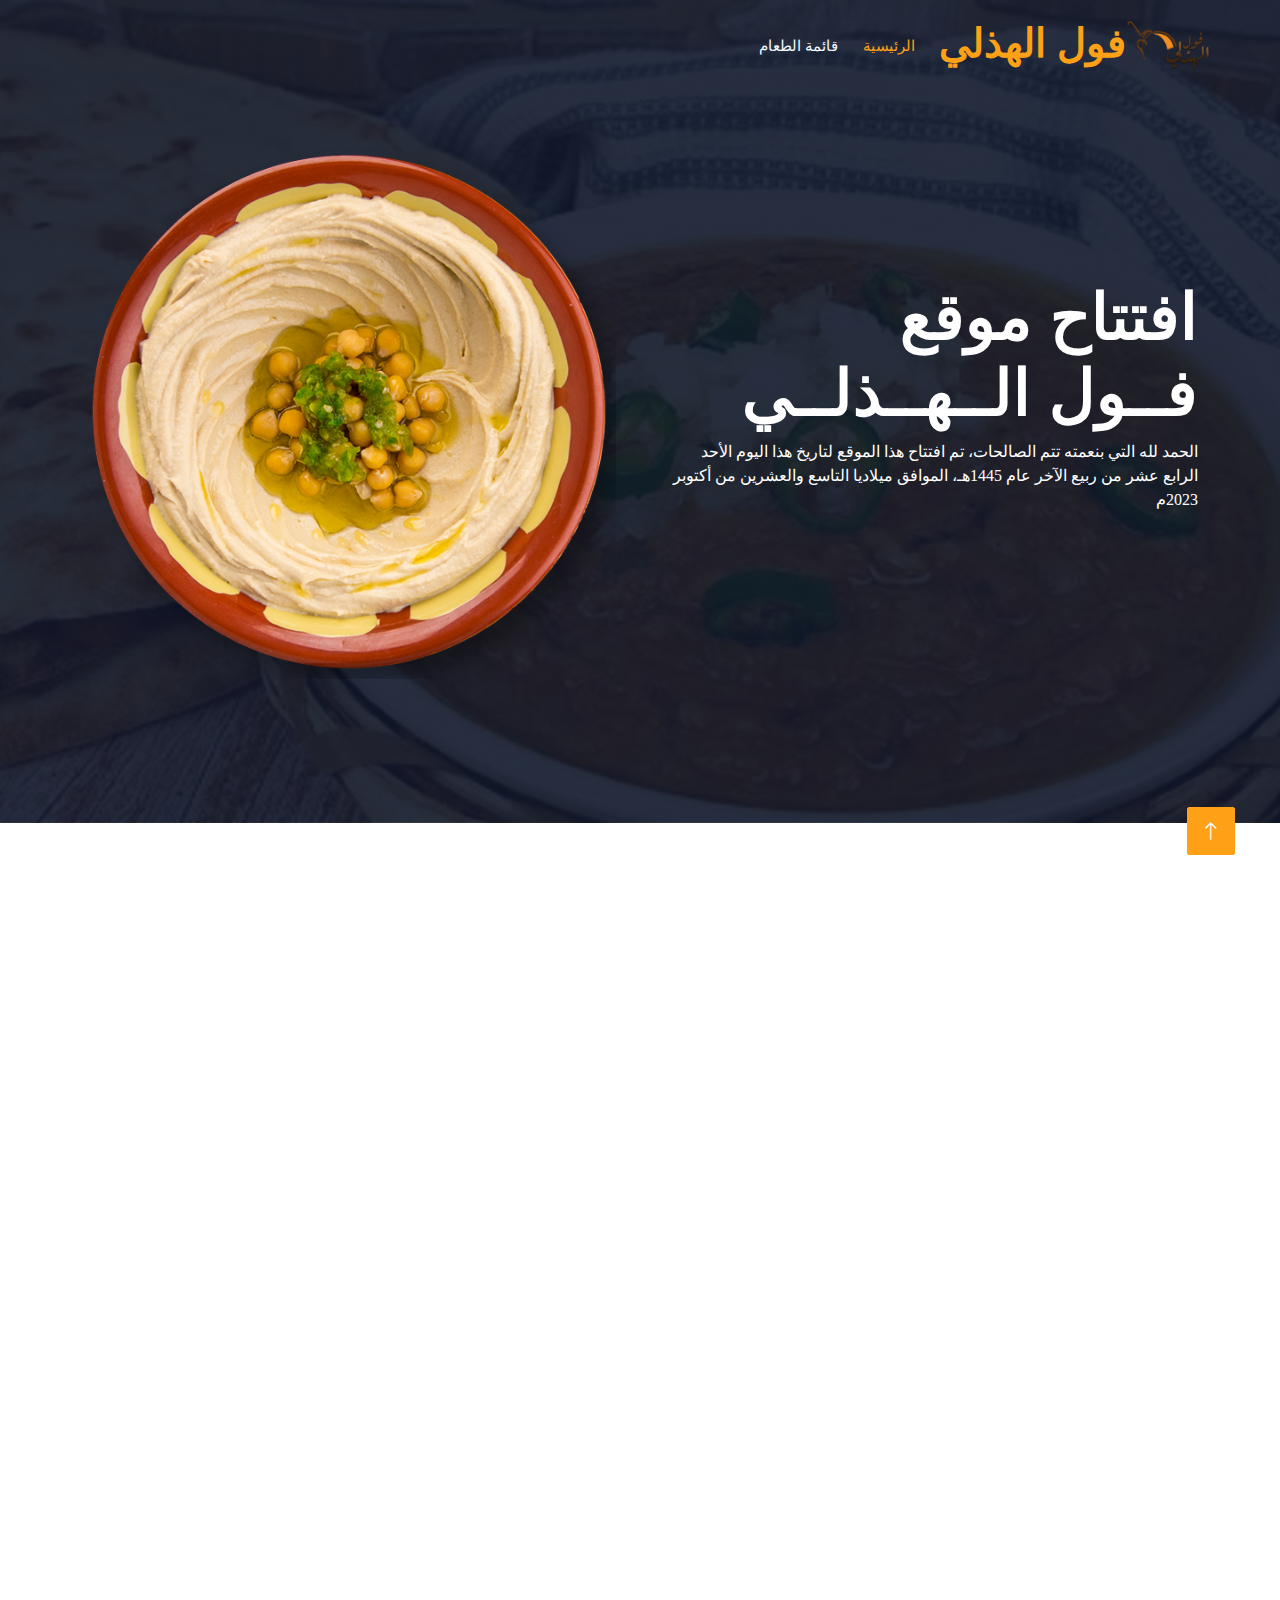
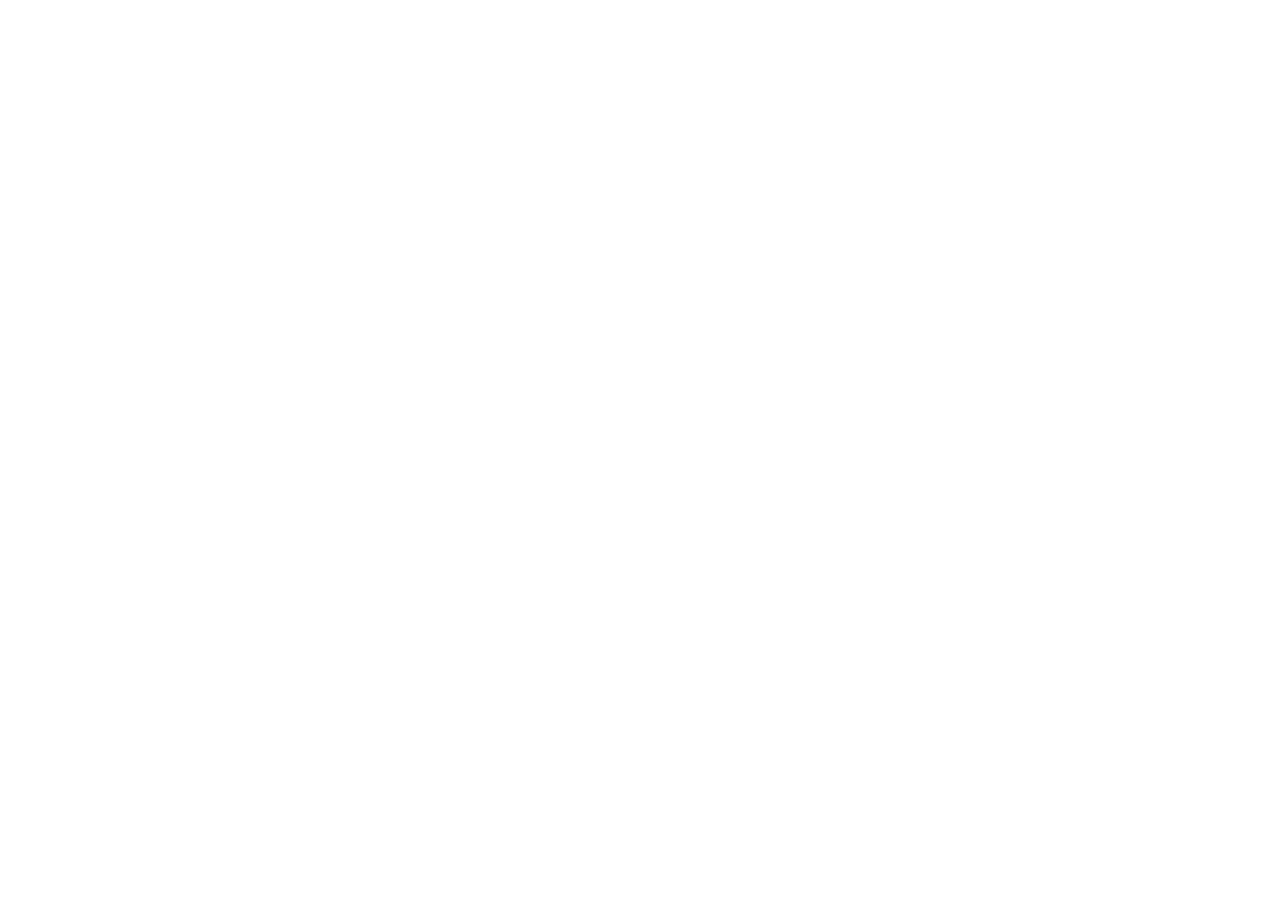
<file: index.html>
<!DOCTYPE html>
<html lang="ar" dir="rtl">

<head>
    <meta charset="UTF-8">
    <title>فول الهذلي - الرئيسية</title>
    <meta content="width=device-width, initial-scale=1.0" name="viewport">
    <meta content="" name="keywords">
    <meta content="" name="description">

    <!-- Google Web Fonts -->
    <link rel="preconnect" href="https://fonts.googleapis.com">
    <link rel="preconnect" href="https://fonts.gstatic.com" crossorigin>
    <link href="https://fonts.googleapis.com/css2?family=Heebo:wght@400;500;600&family=Nunito:wght@600;700;800&family=Pacifico&display=swap" rel="stylesheet">

    <!-- Icon Font Stylesheet -->
    <link href="https://cdnjs.cloudflare.com/ajax/libs/font-awesome/5.10.0/css/all.min.css" rel="stylesheet">
    <link href="https://cdn.jsdelivr.net/npm/bootstrap-icons@1.4.1/font/bootstrap-icons.css" rel="stylesheet">

    <!-- Libraries Stylesheet -->
    <link href="lib/animate/animate.min.css" rel="stylesheet">

    <!-- Customized Bootstrap Stylesheet -->
    <link href="css/bootstrap.min.css" rel="stylesheet">

    <!-- Template Stylesheet -->
    <link href="css/indexCSS.css" rel="stylesheet">

    <style>
        body{
            font-family: 'Tajawal', cursive;
        }
    </style>
</head>

<body>
    <div class="container-xxl bg-white p-0">
        <!-- Spinner Start -->
        <div id="spinner" class="show bg-white position-fixed translate-middle w-100 vh-100 top-50 start-50 d-flex align-items-center justify-content-center">
            <div class="spinner-border text-primary" style="width: 3rem; height: 3rem;" role="status">
                <span class="sr-only">Loading...</span>
            </div>
        </div>
        <!-- Spinner End -->


        <!-- Navbar & Hero Start -->
        <div class="container-xxl position-relative p-0">
            <nav class="navbar navbar-expand-lg navbar-dark bg-dark px-4 px-lg-5 py-3 py-lg-0">
                <a href="" class="navbar-brand p-0">
                    <h1 class="text-primary m-0"><img src="images/logo.png" alt="Logo"></i>فول الهذلي</h1>
                </a>
                <button class="navbar-toggler" type="button" data-bs-toggle="collapse" data-bs-target="#navbarCollapse">
                    <span class="fa fa-bars"></span>
                </button>
                <div class="collapse navbar-collapse" id="navbarCollapse">
                    <div class="navbar-nav ms-auto py-0 pe-4">
                        <a href="index.html" class="nav-item nav-link active">الرئيسية</a>
                        <a href="menu.html" class="nav-item nav-link">قائمة الطعام</a>
                    </div>
                </div>
            </nav>

            <div class="container-xxl py-5 bg-dark hero-header mb-5">
                <div class="container my-5 py-5">
                    <div class="row align-items-center g-5">
                        <div class="col-lg-6 text-center text-lg-end">
                            <h1 class="display-3 text-white animated slideInRight">افتتاح موقع<br>فــول الــهــذلــي</h1>
                            <p class="text-white animated slideInRight mb-4 pb-2">الحمد لله التي بنعمته تتم الصالحات، تم افتتاح هذا الموقع لتاريخ هذا اليوم الأحد الرابع عشر من ربيع الآخر عام 1445هـ، الموافق ميلاديا التاسع والعشرين من أكتوبر 2023م</p>
                        </div>
                        <div class="col-lg-6 text-center text-lg-end overflow-hidden">
                            <img class="img-fluid" src="images/hero.png" alt="">
                        </div>
                    </div>
                </div>
            </div>
        </div>
        <!-- Navbar & Hero End -->


        <!-- Service Start -->
        <div class="container-xxl py-5">
            <div class="container">
                <div class="text-center wow fadeInUp" data-wow-delay="0.1s">
                    <h5 class="section-title ff-secondary text-center text-primary fw-normal">خدماتنا</h5>
                    <h1 class="mb-5">أبرز الخدمات</h1>
                </div>        
                <div class="row g-4">
                    <div class="col-lg-3 col-sm-6 wow fadeInUp" data-wow-delay="0.1s">
                        <div class="service-item rounded pt-3">
                            <div class="p-4">
                                <i class="fa fa-3x fa-user-tie text-primary mb-4"></i>
                                <h5>أفضل الطهاة</h5>
                                <p>يتميز فول الهذلي بتوفير أفضل الطهاة في مجالات عدة مثل: الأكل الشعبي، الفول، إلخ...</p>
                            </div>
                        </div>
                    </div>
                    <div class="col-lg-3 col-sm-6 wow fadeInUp" data-wow-delay="0.3s">
                        <div class="service-item rounded pt-3">
                            <div class="p-4">
                                <i class="fa fa-3x fa-utensils text-primary mb-4"></i>
                                <h5>جودة الطعام</h5>
                                <p>يتميز فول الهذلي بجودة عالية  عن بقية منافسيه من المطاعم الأخرى الموجودة</p>
                            </div>
                        </div>
                    </div>
                    <div class="col-lg-3 col-sm-6 wow fadeInUp" data-wow-delay="0.5s">
                        <div class="service-item rounded pt-3">
                            <div class="p-4">
                                <i class="fa fa-3x fa-cart-plus text-primary mb-4"></i>
                                <h5>خدمة التوصيل</h5>
                                <p>أول مطعم فول يحقق خدمة التوصيل عن طريق أسطوله من خلال موقع</p>
                            </div>
                        </div>
                    </div>
                    <div class="col-lg-3 col-sm-6 wow fadeInUp" data-wow-delay="0.7s">
                        <div class="service-item rounded pt-3">
                            <div class="p-4">
                                <i class="fa fa-3x fa-headset text-primary mb-4"></i>
                                <h5>خدمة على مدار الساعة 24/7</h5>
                                <p>المطعم مفتوح طوال الوقت، لا تغلق أبوابه أبدا</p>
                            </div>
                        </div>
                    </div>
                </div>
            </div>
        </div>
        <!-- Service End -->


        <!-- Reservation Start -->
        <div class="container-xxl py-5 px-0 wow fadeInUp" data-wow-delay="0.1s">
            <div class="row g-0">
                <div class="col-md-6">
                    <div class="video">
                        </div>
                </div>
                <div class="col-md-6 bg-dark d-flex align-items-center">
                    <div class="p-5 wow fadeInUp" data-wow-delay="0.2s">
                        <h5 class="section-title ff-secondary text-start text-primary fw-normal text-center">موقعنا</h5>
                        <h1 class="text-white mb-4 text-center">موقع المطعم</h1>
                    </div>
                </div>
            </div>
        </div>
        <!-- Reservation En -->


        <!-- Team Start -->
        <div class="container-xxl pt-5 pb-3">
            <div class="container">
                <div class="text-center wow fadeInUp" data-wow-delay="0.1s">
                    <h5 class="section-title ff-secondary text-center text-primary fw-normal">أعضاء الفريق</h5>
                    <h1 class="mb-5">طاقم الطهاة</h1>
                </div>
                <div class="row g-4">
                    <div class="col-lg-3 col-md-6 wow fadeInUp" data-wow-delay="0.1s">
                        <div class="team-item text-center rounded overflow-hidden">
                            <div class="rounded-circle overflow-hidden m-4">
                                <img class="img-fluid" src="images/team-1.jpg" alt="">
                            </div>
                            <h5 class="mb-0">محمد عبدالعزيز</h5>
                            <small>نادل</small>
                        </div>
                    </div>
                    <div class="col-lg-3 col-md-6 wow fadeInUp" data-wow-delay="0.3s">
                        <div class="team-item text-center rounded overflow-hidden">
                            <div class="rounded-circle overflow-hidden m-4">
                                <img class="img-fluid" src="images/team-2.jpg" alt="">
                            </div>
                            <h5 class="mb-0">خالد مشعل</h5>
                            <small>طباخ</small>
                        </div>
                    </div>
                    <div class="col-lg-3 col-md-6 wow fadeInUp" data-wow-delay="0.5s">
                        <div class="team-item text-center rounded overflow-hidden">
                            <div class="rounded-circle overflow-hidden m-4">
                                <img class="img-fluid" src="images/team-3.jpg" alt="">
                            </div>
                            <h5 class="mb-0">عبدالله أحمد</h5>
                            <small>مساعد طباخ</small>
                        </div>
                    </div>
                    <div class="col-lg-3 col-md-6 wow fadeInUp" data-wow-delay="0.7s">
                        <div class="team-item text-center rounded overflow-hidden">
                            <div class="rounded-circle overflow-hidden m-4">
                                <img class="img-fluid" src="images/team-4.jpg" alt="">
                            </div>
                            <h5 class="mb-0">مشاري عباس</h5>
                            <small>محاسب</small>
                        </div>
                    </div>
                </div>
            </div>
        </div>
        <!-- Team End -->

        
        <!-- Back to Top -->
        <a href="#" class="btn btn-lg btn-primary btn-lg-square back-to-top"><i class="bi bi-arrow-up"></i></a>
    </div>

    <!-- JavaScript Libraries -->
    <script src="https://code.jquery.com/jquery-3.4.1.min.js"></script>
    <script src="https://cdn.jsdelivr.net/npm/bootstrap@5.0.0/dist/js/bootstrap.bundle.min.js"></script>
    <script src="lib/wow/wow.min.js"></script>

    <!-- Template Javascript -->
    <script src="js/main.js"></script>
</body>

</html>
</file>
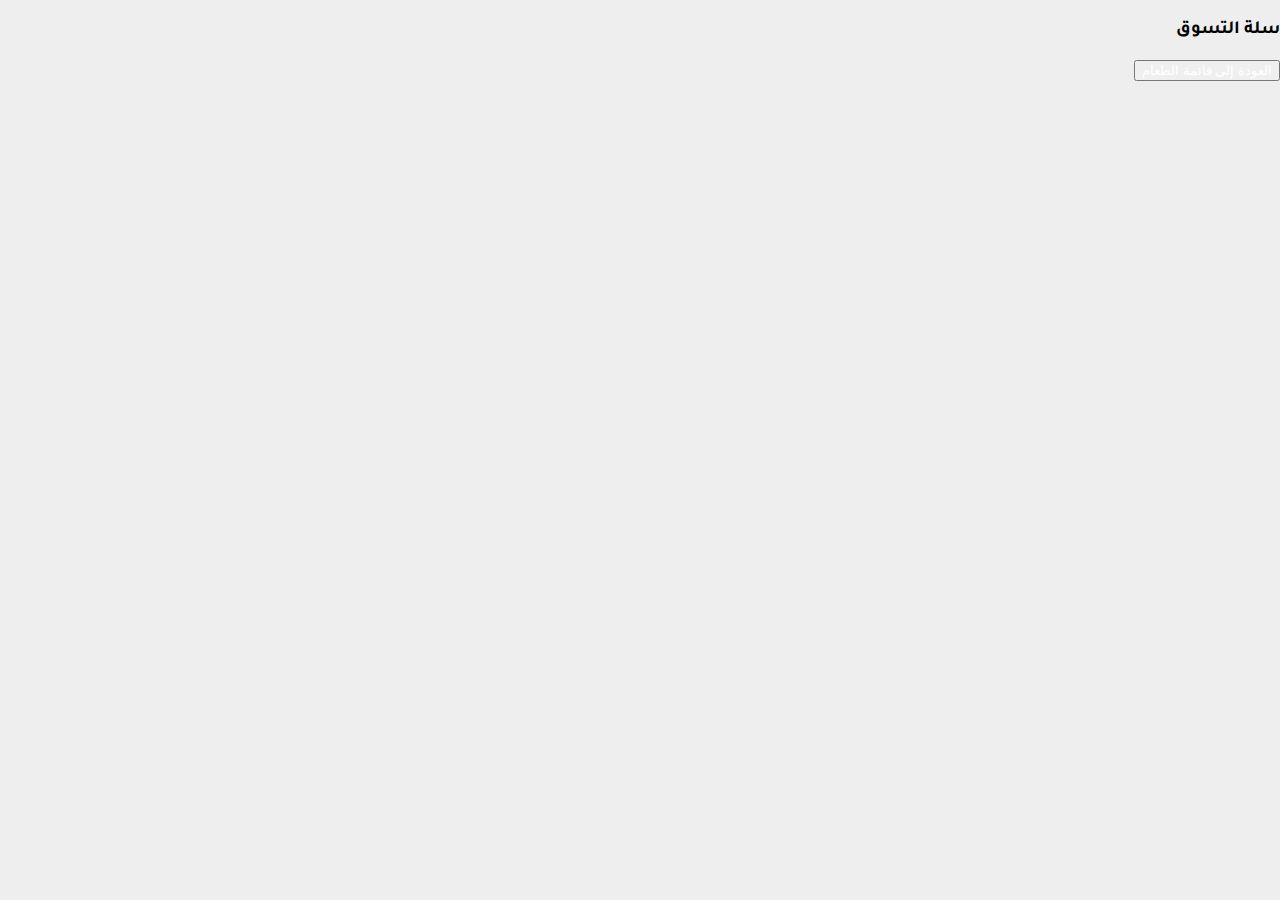
<file: checkout.html>
<!DOCTYPE html>
<html lang="ar" dir="rtl">
<head>
  <!-- META -->
  <meta charset="UTF-8">
  <meta name="keywords" content="فول، فول الهذلي، جرة الهذلي، قلابة الهذلي">
  <meta name="viewport" content="width=device-width, initial-scale=1.0">
  <meta name="author" content="AbdulElah Alreshi, AbdulAziz Alreshi">
  <meta name="description" content="مطعم فول الهذلي في مكة المكرمة">

  <!-- TITLE -->
  <title>فول الهذلي - الرئيسية</title> 

  <!-- CSS -->
  <link rel="stylesheet" href="css/checkout.css">
  <link rel="stylesheet" href="https://cdnjs.cloudflare.com/ajax/libs/font-awesome/6.4.2/css/all.min.css" integrity="sha512-z3gLpd7yknf1YoNbCzqRKc4qyor8gaKU1qmn+CShxbuBusANI9QpRohGBreCFkKxLhei6S9CQXFEbbKuqLg0DA==" crossorigin="anonymous" referrerpolicy="no-referrer" />
  <link rel="stylesheet" href="https://cdn.jsdelivr.net/npm/bootstrap@5.2.3/dist/css/bootstrap.min.css" integrity="sha384-rbsA2VBKQhggwzxH7pPCaAqO46MgnOM80zW1RWuH61DGLwZJEdK2Kadq2F9CUG65" crossorigin="anonymous">

  <!-- FAVICON -->
  <meta name="apple-mobile-web-app-capable" content="yes">
  <meta name="apple-mobile-web-app-status-bar-style" content="black">
  <link rel="apple-touch-icon" sizes="57x57" href="favicon/apple-icon-57x57.png">
  <link rel="apple-touch-icon" sizes="60x60" href="favicon/apple-icon-60x60.png">
  <link rel="apple-touch-icon" sizes="72x72" href="favicon/apple-icon-72x72.png">
  <link rel="apple-touch-icon" sizes="76x76" href="favicon/apple-icon-76x76.png">
  <link rel="apple-touch-icon" sizes="114x114" href="favicon/apple-icon-114x114.png">
  <link rel="apple-touch-icon" sizes="120x120" href="favicon/apple-icon-120x120.png">
  <link rel="apple-touch-icon" sizes="144x144" href="favicon/apple-icon-144x144.png">
  <link rel="apple-touch-icon" sizes="152x152" href="favicon/apple-icon-152x152.png">
  <link rel="apple-touch-icon" sizes="180x180" href="favicon/apple-icon-180x180.png">
  <link rel="icon" type="image/png" sizes="192x192"  href="favicon/android-icon-192x192.png">
  <link rel="icon" type="image/png" sizes="32x32" href="favicon/favicon-32x32.png">
  <link rel="icon" type="image/png" sizes="96x96" href="favicon/favicon-96x96.png">
  <link rel="icon" type="image/png" sizes="16x16" href="favicon/favicon-16x16.png">
  <link rel="manifest" href="favicon/manifest.json">
  <meta name="msapplication-TileColor" content="#ffffff">
  <meta name="msapplication-TileImage" content="favicon/ms-icon-144x144.png">
  <meta name="theme-color" content="#ffffff">
</head>
<body>
  <section class="h-100" style="background-color: #eee;">
    <div class="container h-100 py-5">
      <div class="row d-flex justify-content-center align-items-center h-100">
        <div class="col-10">
  
          <div class="d-flex justify-content-between align-items-center mb-4">
            <h3 class="fw-normal mb-0 text-black fw-bolder fs-1">سلة التسوق</h3>
            <button type="button" class="btn btn-warning btn-block btn-lg"><a style="text-decoration: none; color: white;" href="menu.html">العودة إلى قائمة الطعام</a></button>
          </div>
        </div>
      </div>
    </div>
  </section>
  
  <script src="js/checkout.js"></script>

</body>
</html>
</file>
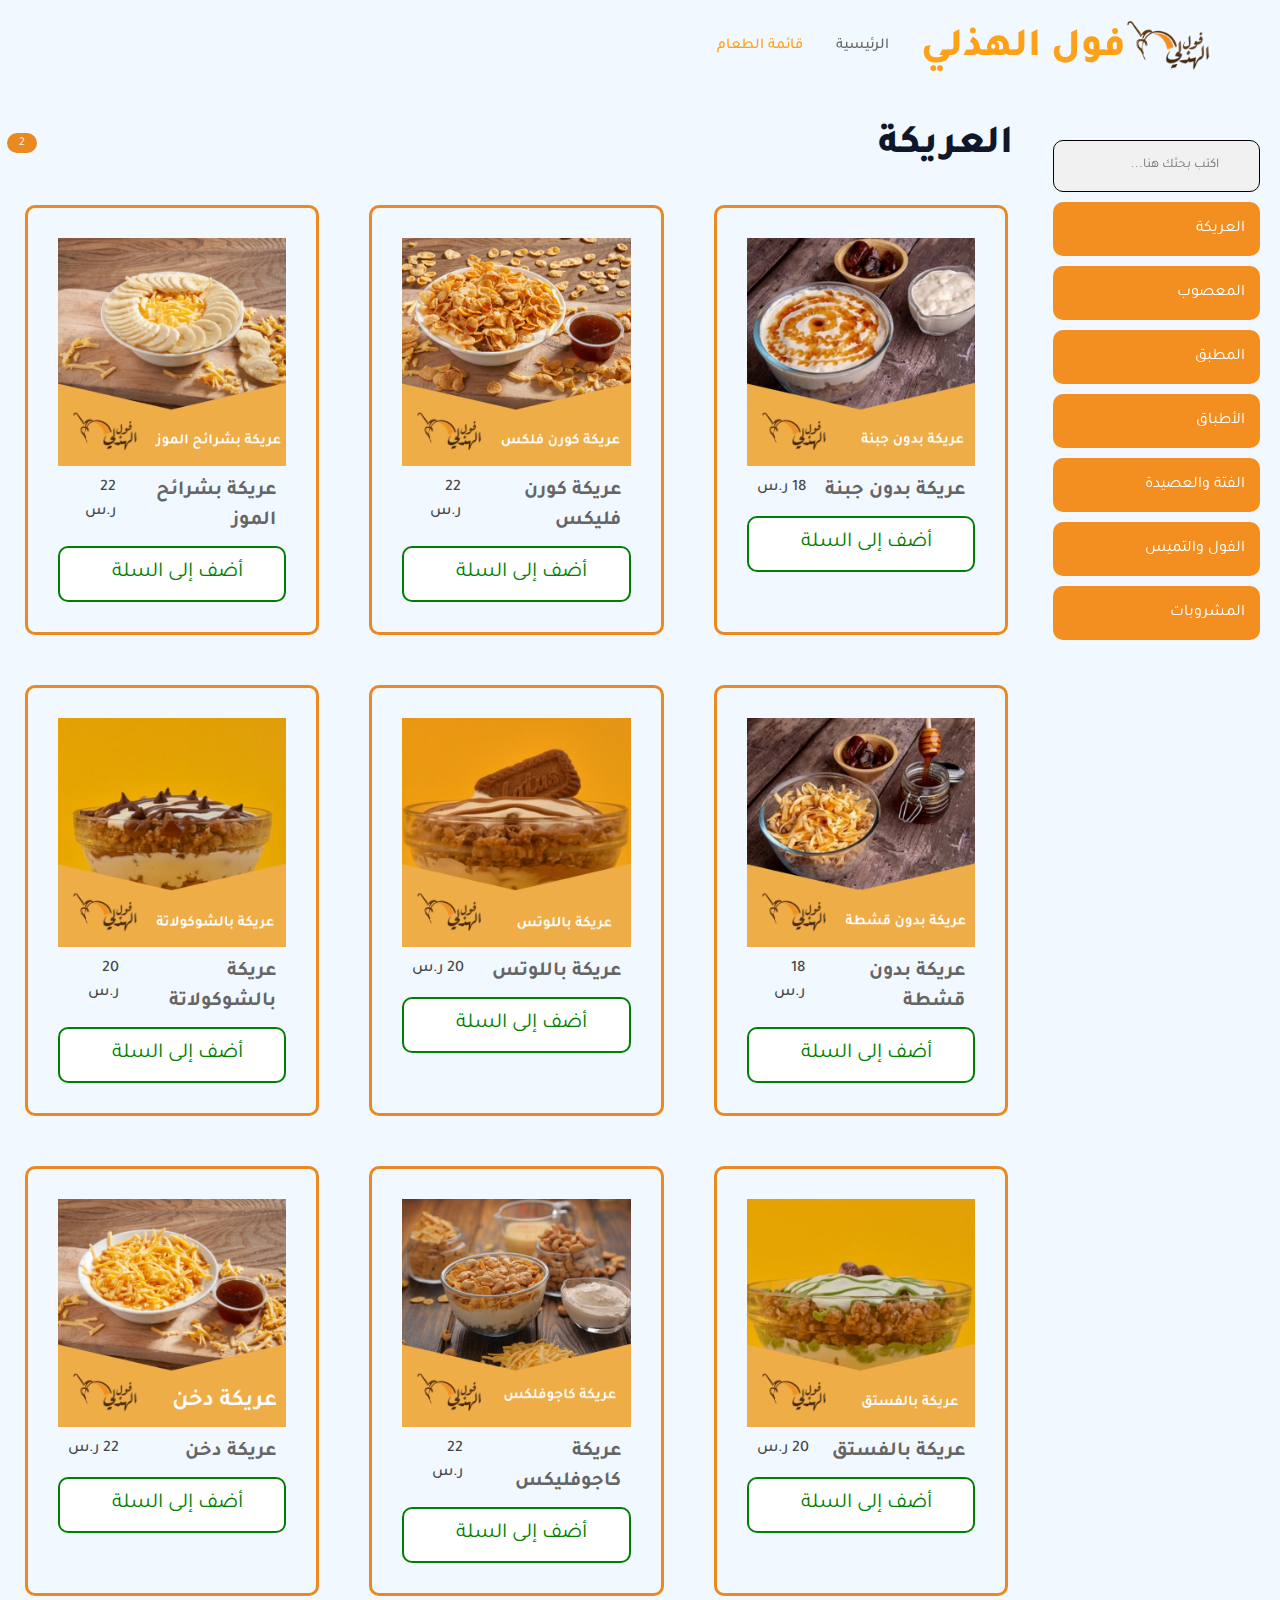
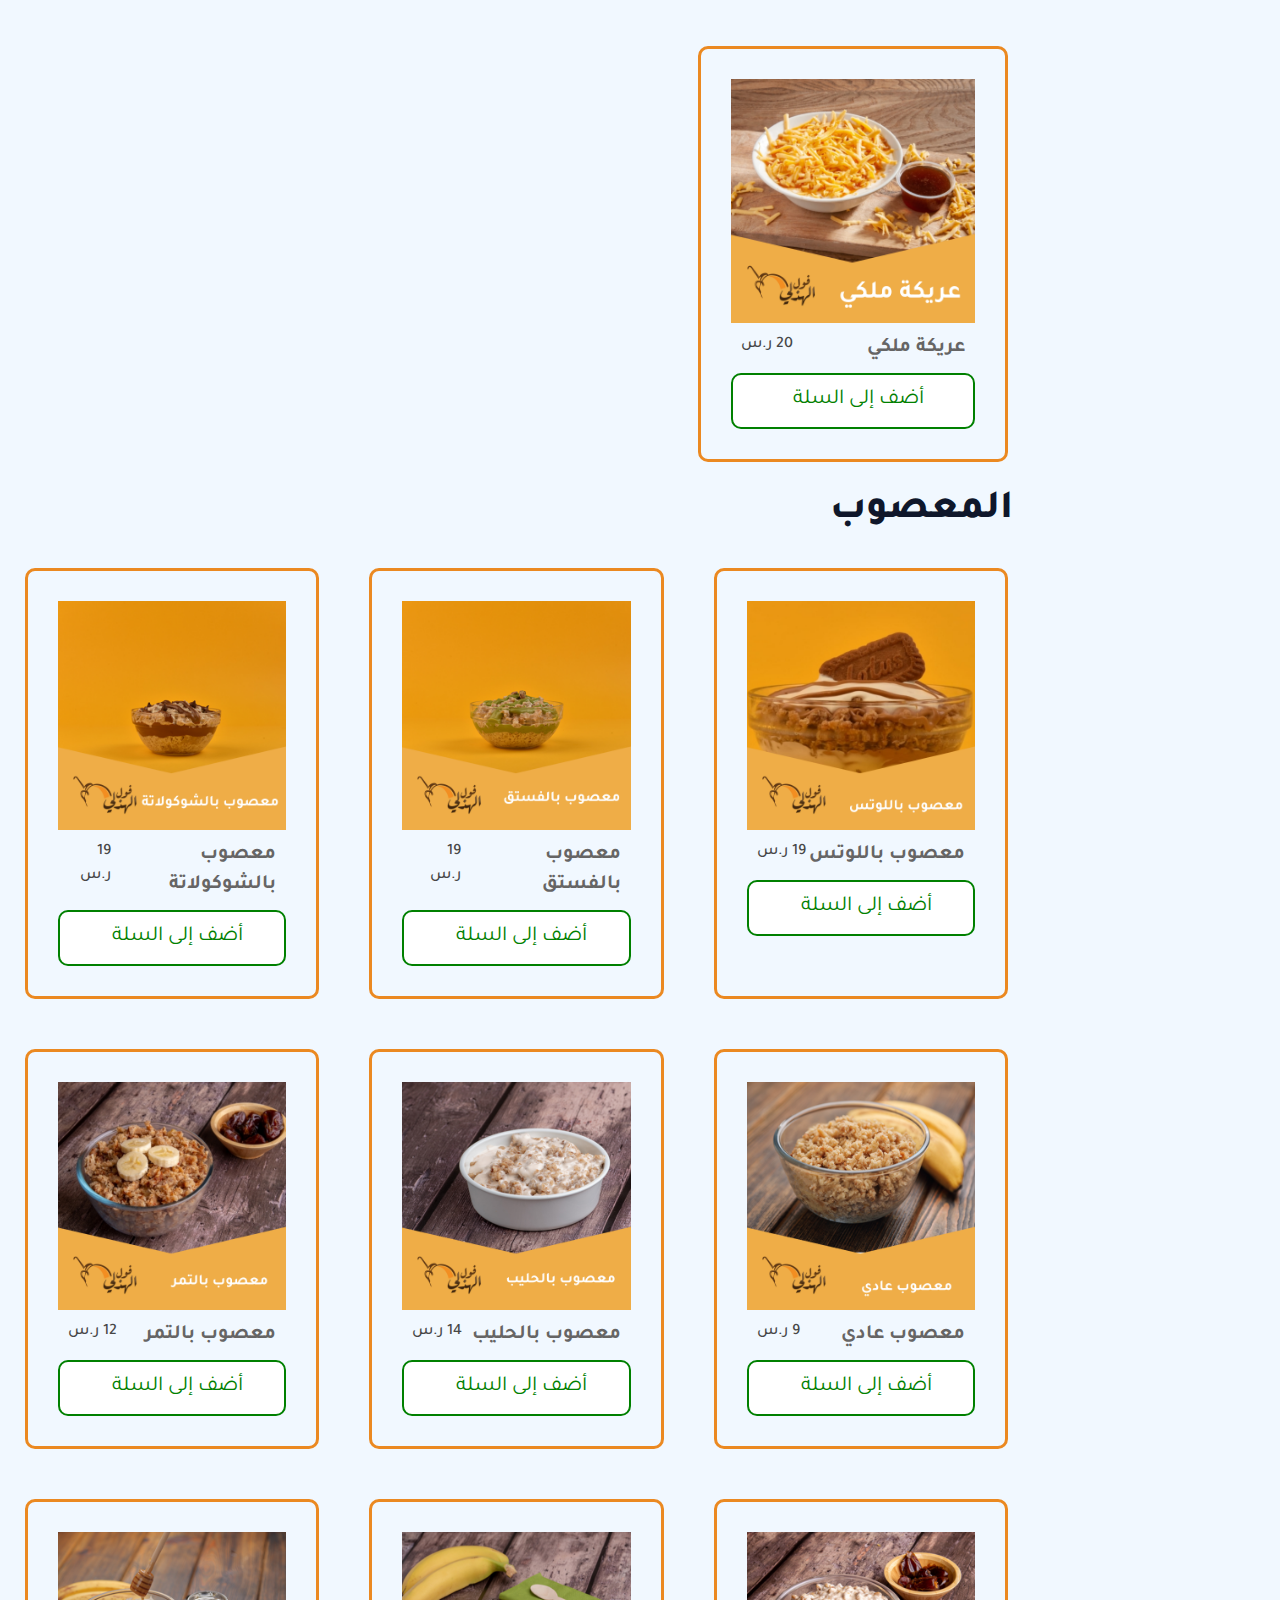
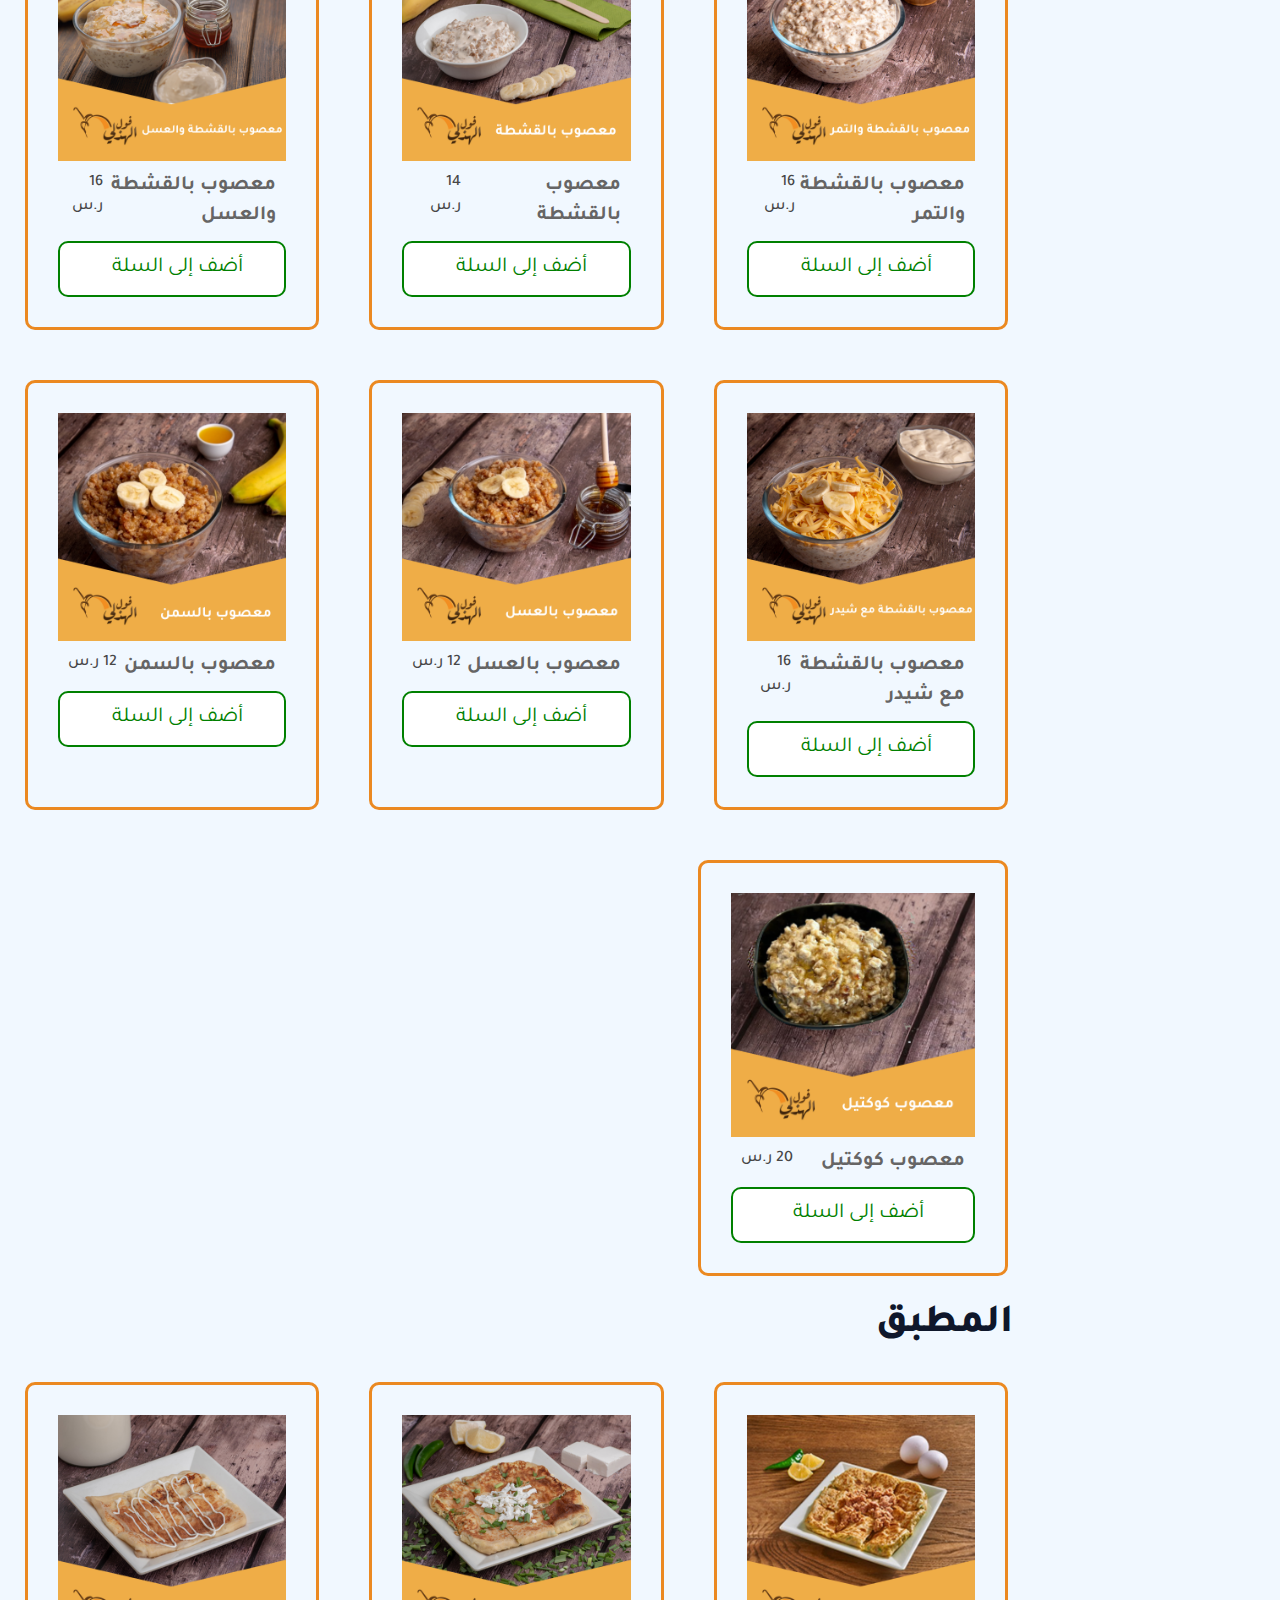
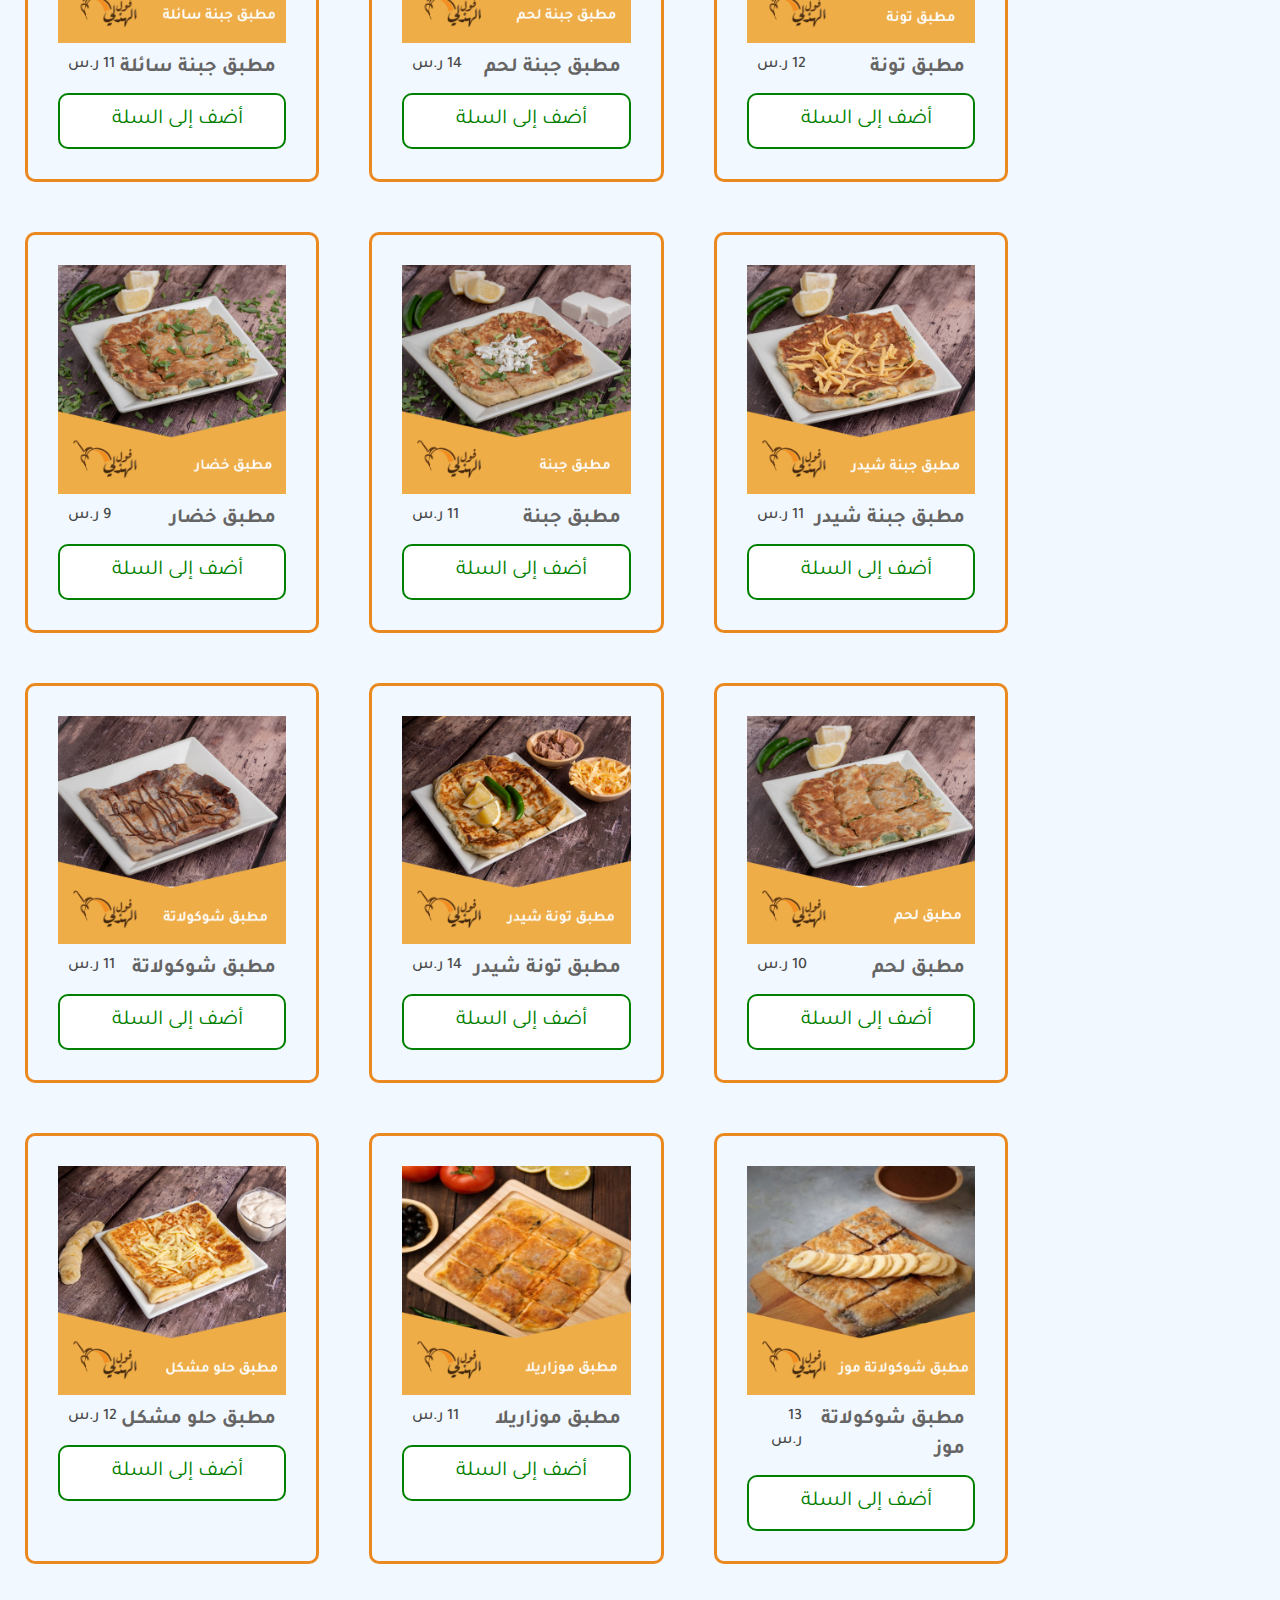
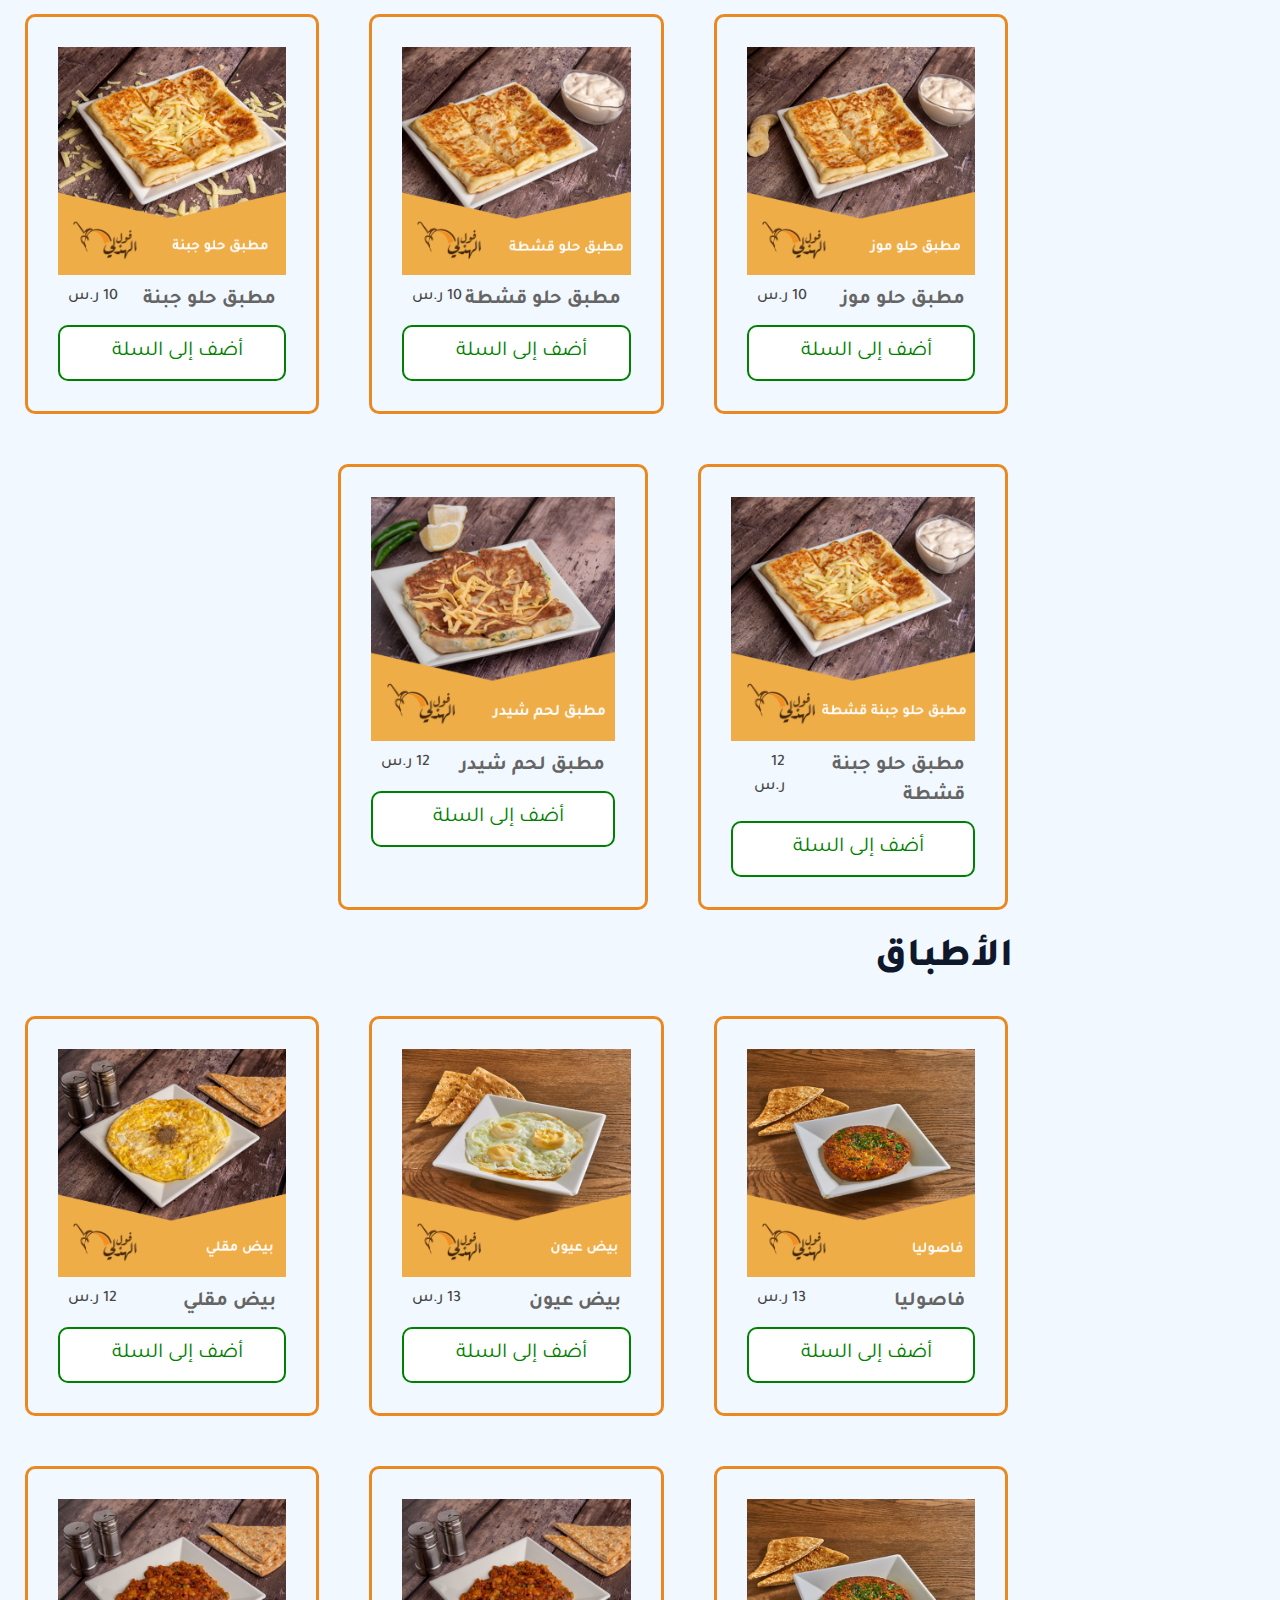
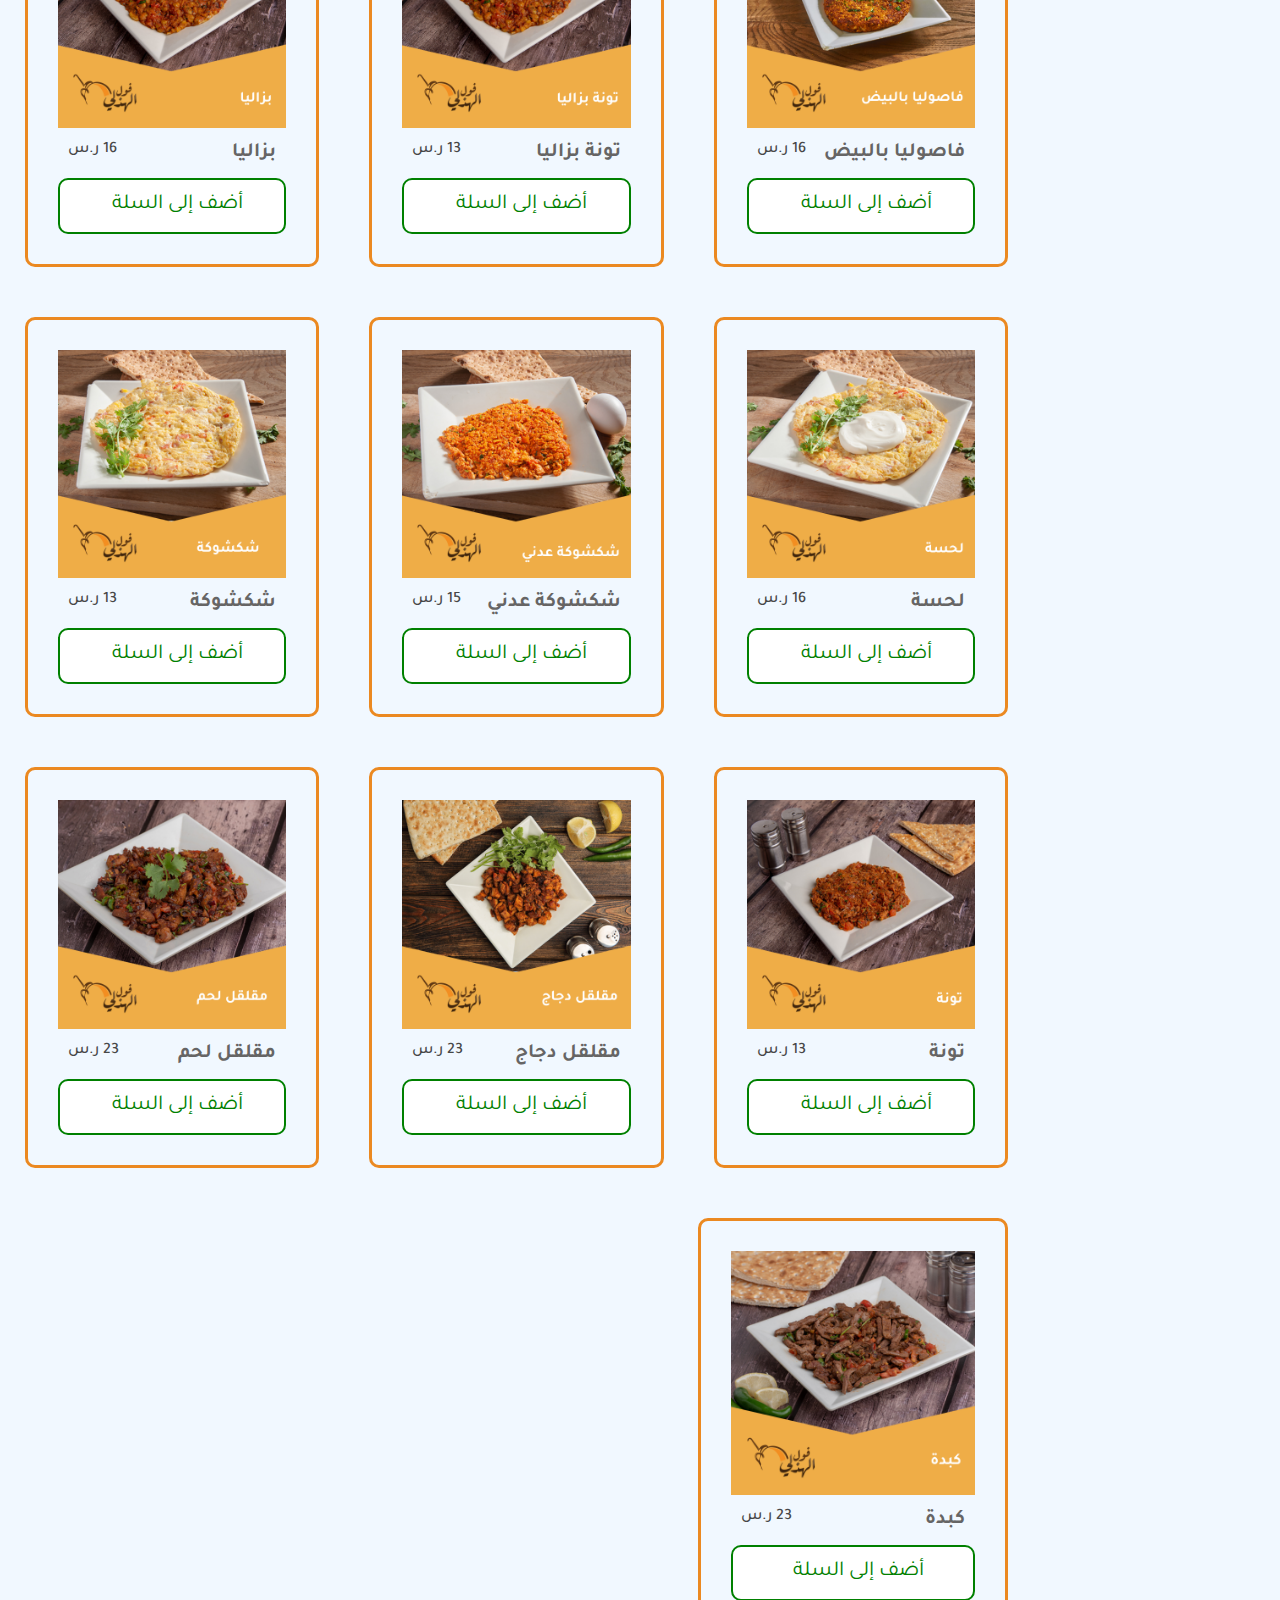
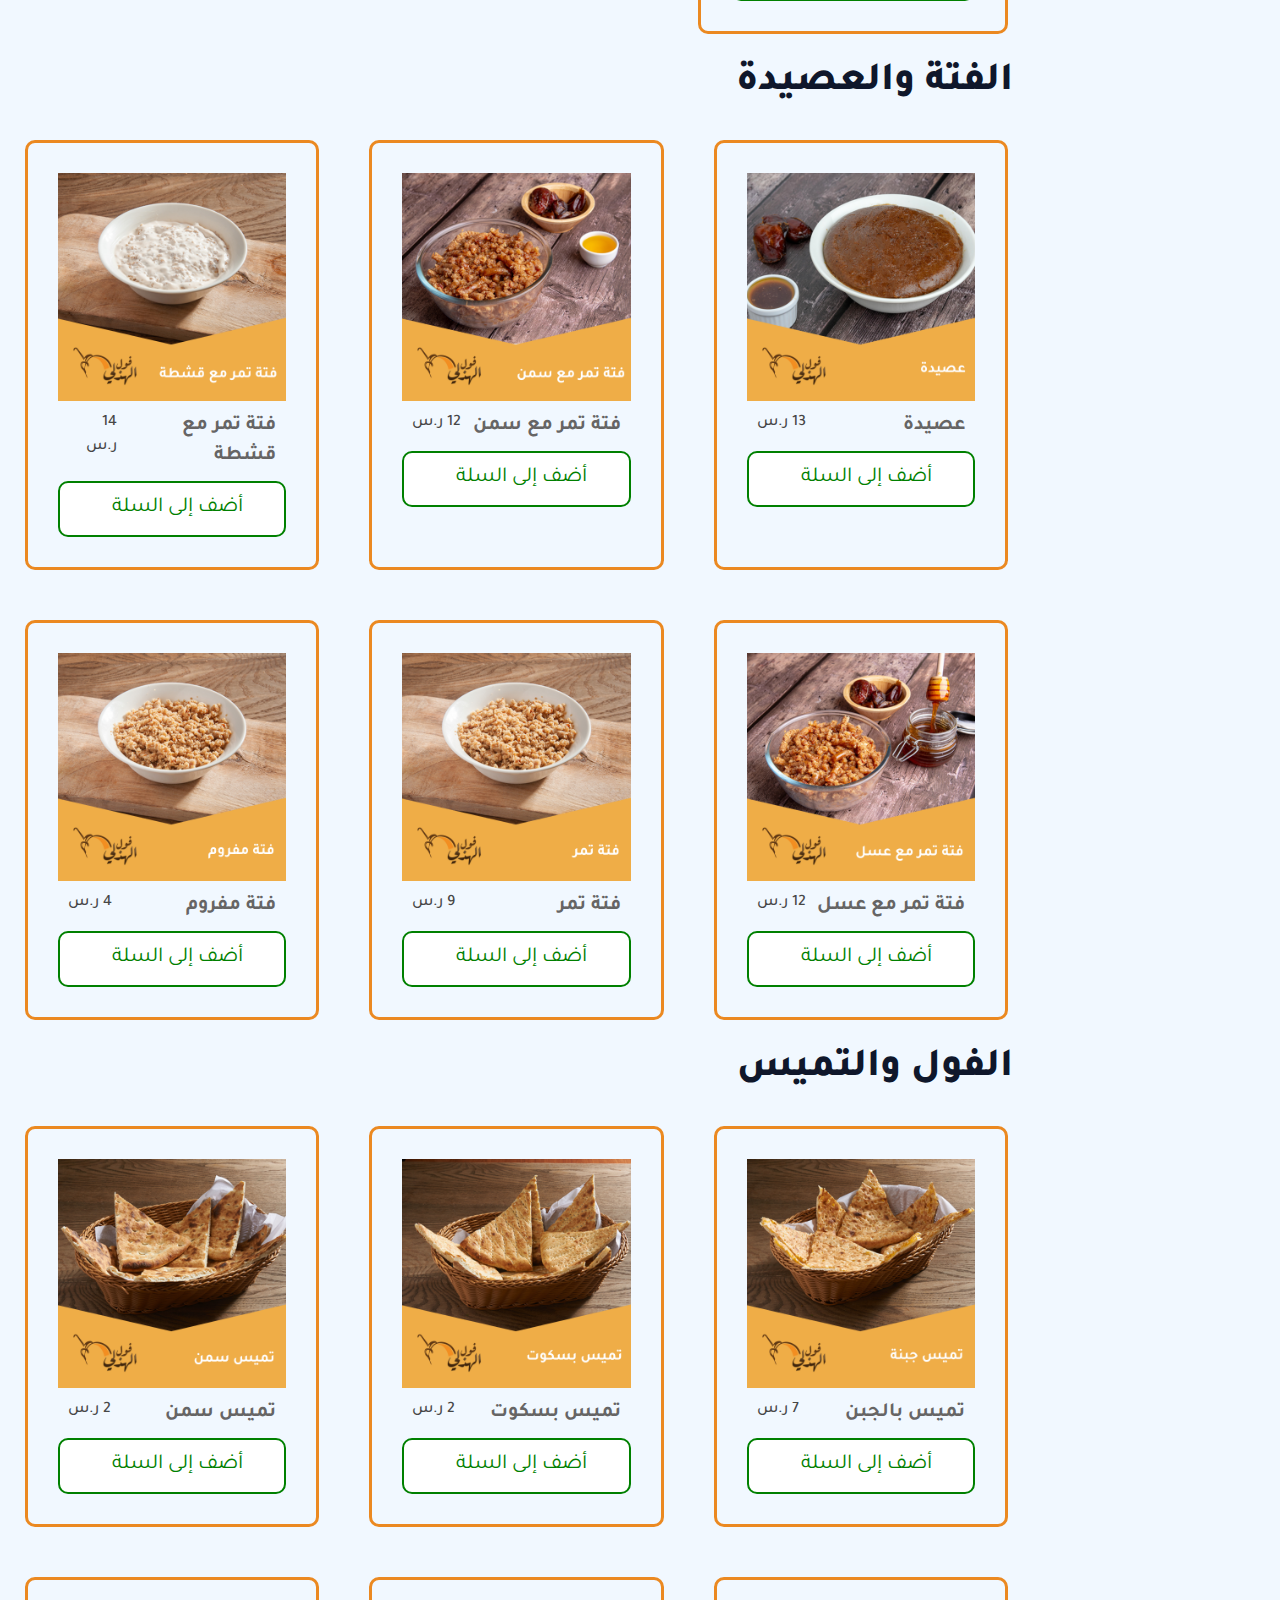
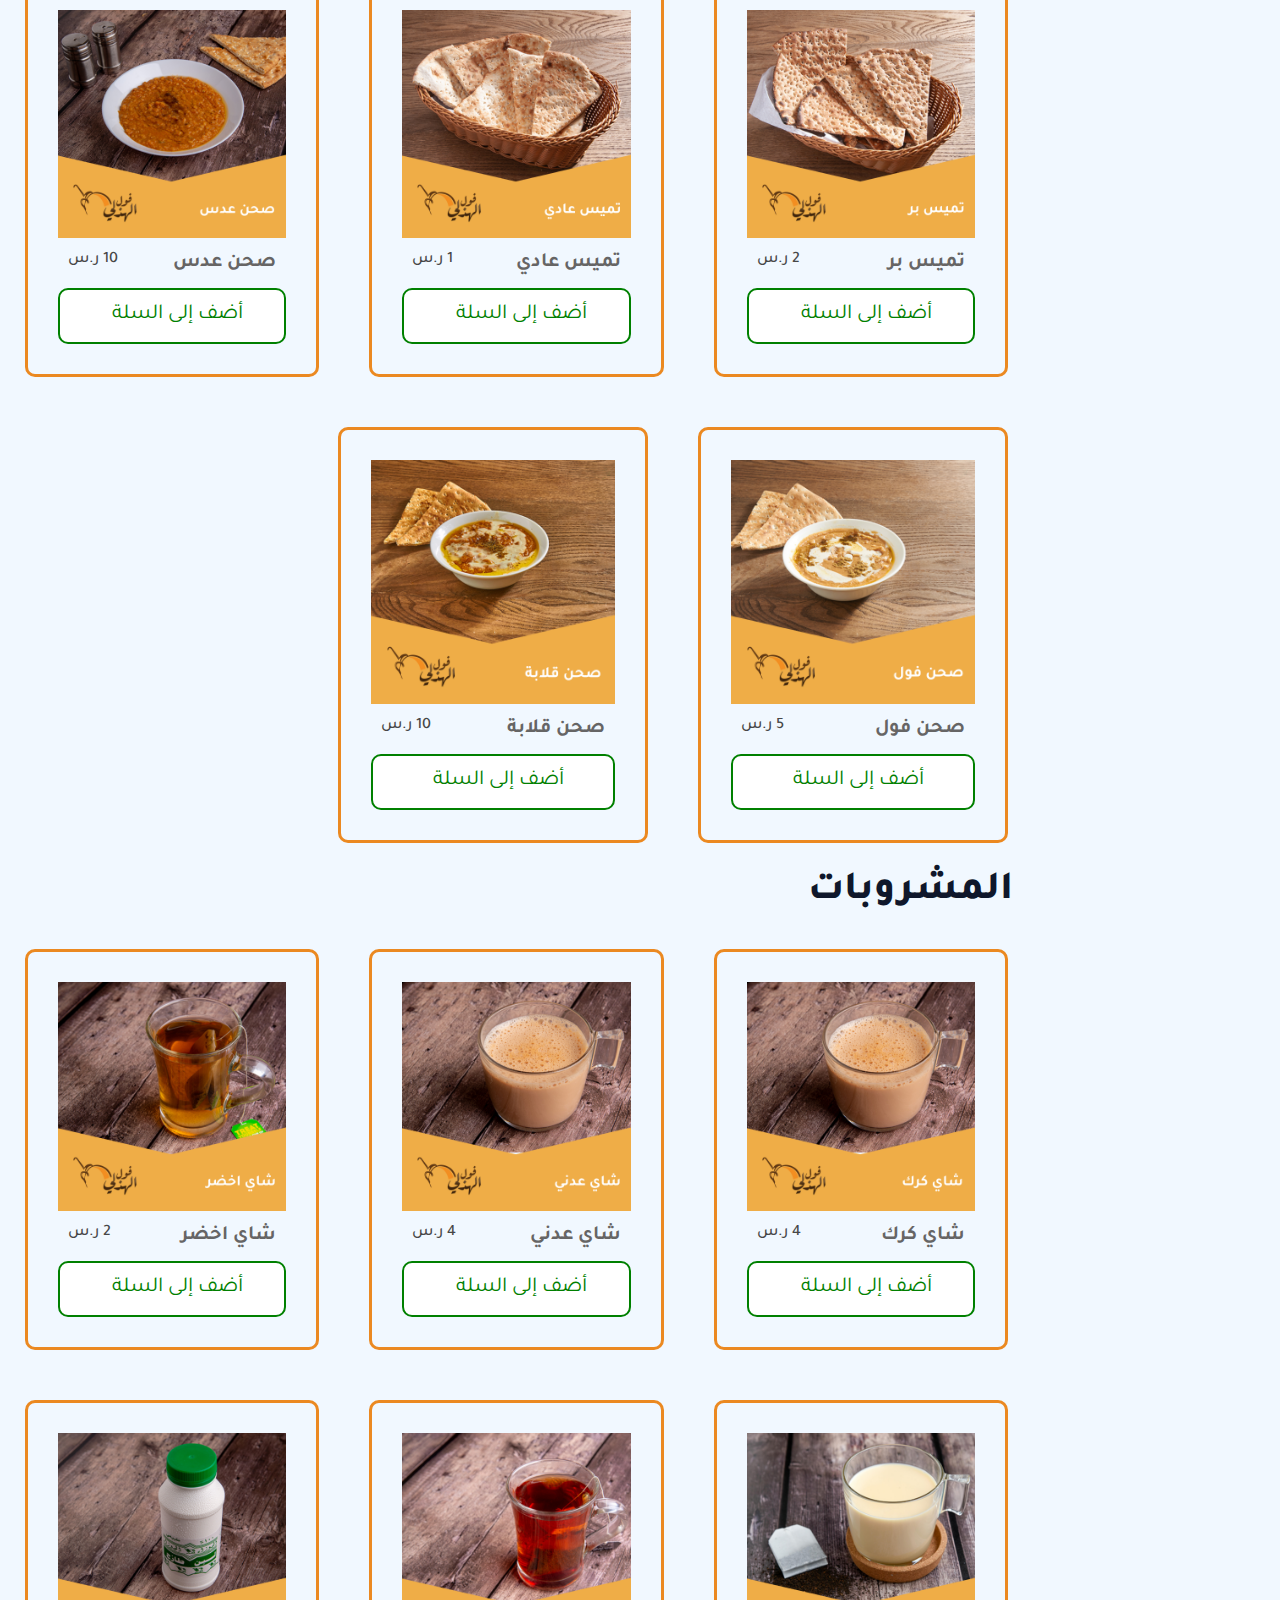
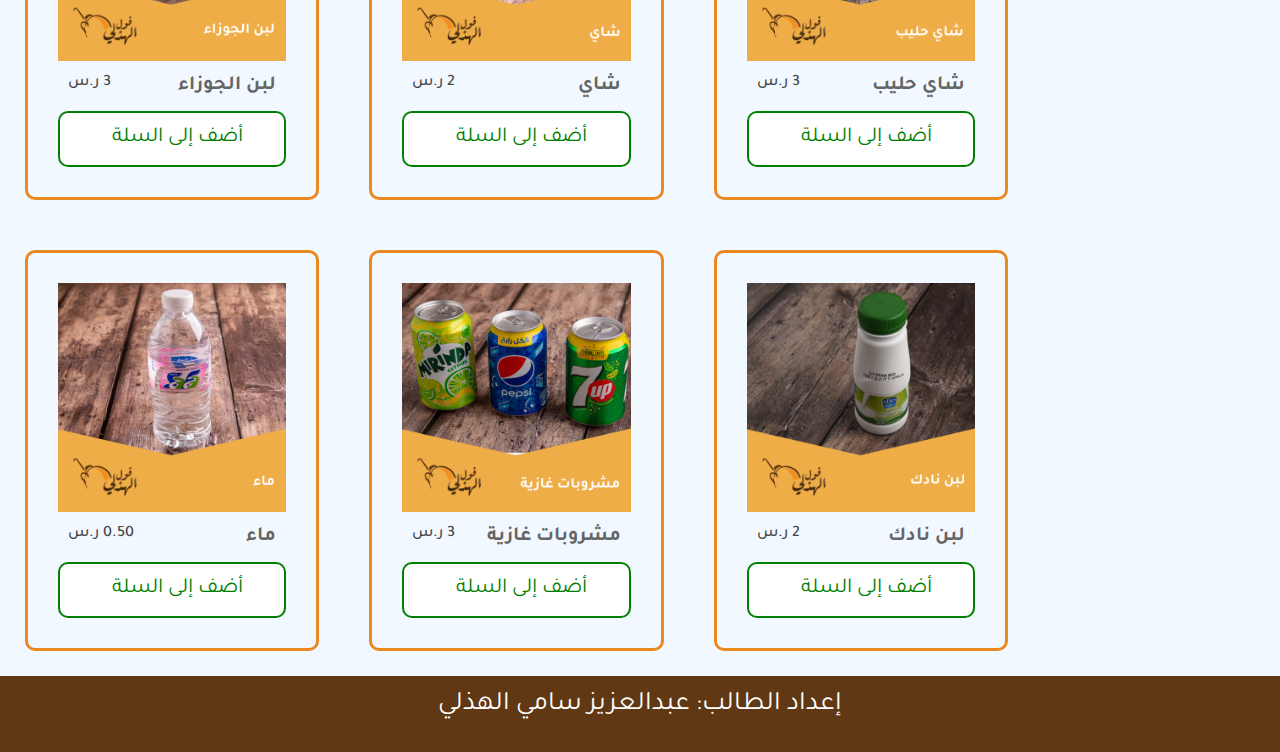
<file: menu.html>
<!DOCTYPE html>
<html lang="ar" dir="rtl">
<head>
  <!-- META -->
  <meta charset="UTF-8">
    <meta http-equiv="X-UA-Compatible" content="IE=edge">
  <meta name="keywords" content="فول، فول الهذلي، جرة الهذلي، قلابة الهذلي">
  <meta name="viewport" content="width=device-width, initial-scale=1.0">
  <meta name="author" content="AbdulElah Alreshi, AbdulAziz Alreshi">
  <meta name="description" content="مطعم فول الهذلي في مكة المكرمة">

  <!-- TITLE -->
  <title>فول الهذلي - قائمة الطعام</title> 

  <!-- CSS -->
  <link rel="stylesheet" href="css/style.css">
  <link rel="stylesheet" href="https://cdnjs.cloudflare.com/ajax/libs/font-awesome/6.4.2/css/all.min.css" integrity="sha512-z3gLpd7yknf1YoNbCzqRKc4qyor8gaKU1qmn+CShxbuBusANI9QpRohGBreCFkKxLhei6S9CQXFEbbKuqLg0DA==" crossorigin="anonymous" referrerpolicy="no-referrer" />
  <link rel="stylesheet" href="css/bootstrap.min.css ">
  <link rel="stylesheet" href="css/indexCSS.css">

  <!-- FAVICON -->
  <meta name="apple-mobile-web-app-capable" content="yes">
  <meta name="apple-mobile-web-app-status-bar-style" content="black">
  <link rel="apple-touch-icon" sizes="57x57" href="favicon/apple-icon-57x57.png">
  <link rel="apple-touch-icon" sizes="60x60" href="favicon/apple-icon-60x60.png">
  <link rel="apple-touch-icon" sizes="72x72" href="favicon/apple-icon-72x72.png">
  <link rel="apple-touch-icon" sizes="76x76" href="favicon/apple-icon-76x76.png">
  <link rel="apple-touch-icon" sizes="114x114" href="favicon/apple-icon-114x114.png">
  <link rel="apple-touch-icon" sizes="120x120" href="favicon/apple-icon-120x120.png">
  <link rel="apple-touch-icon" sizes="144x144" href="favicon/apple-icon-144x144.png">
  <link rel="apple-touch-icon" sizes="152x152" href="favicon/apple-icon-152x152.png">
  <link rel="apple-touch-icon" sizes="180x180" href="favicon/apple-icon-180x180.png">
  <link rel="icon" type="image/png" sizes="192x192"  href="favicon/android-icon-192x192.png">
  <link rel="icon" type="image/png" sizes="32x32" href="favicon/favicon-32x32.png">
  <link rel="icon" type="image/png" sizes="96x96" href="favicon/favicon-96x96.png">
  <link rel="icon" type="image/png" sizes="16x16" href="favicon/favicon-16x16.png">
  <link rel="manifest" href="favicon/manifest.json">
  <meta name="msapplication-TileColor" content="#ffffff">
  <meta name="msapplication-TileImage" content="favicon/ms-icon-144x144.png">
  <meta name="theme-color" content="#ffffff">
  
</head>
<body>
  <!-- <header>
    <img src="images/logo.png" alt="فول الهذلي">
    <img src="images/alfalah.png" alt="مدارس الفلاح">
    <img src="images/vision2030.png" alt="رؤية 2030">
    <img src="images/MOELogo.png" alt="وزارة التعليم">
  </header> -->
  
  <!-- <ol>
    <div class="navbar-items">
      <li onmouseover="blackText(this)" onmouseout="whiteText(this)"><a href="index.html">الرئيسية</a></li>
      <li onmouseover="blackText(this)" onmouseout="whiteText(this)"><a href="menu.html">قائمة الطعام</a></li>
    </div>
  </ol> -->

  <div class="position-relative p-5 mb-4">
    <nav class="navbar navbar-expand-lg navbar-dark bg-dark px-4 px-lg-5 py-3 py-lg-0 pt-3">
        <a href="" class="navbar-brand p-0">
            <h1 class="text-primary m-0"><img src="images/logo.png" alt="Logo"></i>فول الهذلي</h1>
        </a>
        <button class="navbar-toggler" type="button" data-bs-toggle="collapse" data-bs-target="#navbarCollapse">
            <span class="fa fa-bars"></span>
        </button>
        <div class="collapse navbar-collapse" id="navbarCollapse">
            <div class="navbar-nav ms-auto py-0 pe-4">
                <a href="index.html" class="black nav-item nav-link">الرئيسية</a>
                <a href="menu.html" class="nav-item nav-link active">قائمة الطعام</a>
            </div>
        </div>
    </nav>
  </div>

  <section>
    <!-- NAVIGATION -->
    <nav>
      <ul class="select-menu">
        <input type="text" name="searchbar" id="searchbar" placeholder="اكتب بحثك هنا..."/>
        <a style="color: white;" href="#1"><li class="select">العريكة</li></a>
        <a style="color: white;" href="#2"><li class="select">المعصوب</li></a>
        <a style="color: white;" href="#3"><li class="select">المطبق</li></a>
        <a style="color: white;" href="#4"><li class="select">الأطباق</li></a>
        <a style="color: white;" href="#5"><li class="select">الفتة والعصيدة</li></a>
        <a style="color: white;" href="#6"><li class="select">الفول والتميس</li></a>
        <a style="color: white;" href="#7"><li class="select">المشروبات</li></a>
      </ul>
    </nav>
    
    <!-- MENU (العريكة) -->
    <div class="menu">
      <div class="cart-wrapper">
        <h1 id="1">العريكة</h1>
        <div class="wrapper">
          <a href="checkout.html">
            <span id="cart-span">2</span>
            <i class="fas fa-shopping-cart "></i>
          </a>
        </div>
      </div>
      <div class="items">
          <div class="item-menu">
            <img src="images/menu/عريكة بدون جبنة.png" alt="عريكة بدون جبنة">
            <div class="information">
              <span class="text">عريكة بدون جبنة</span>
              <span class="price">18 ر.س</span>
            </div>
            <button>أضف إلى السلة <i class="fa-solid fa-cart-shopping"></i></button>
          </div>
          <div class="item-menu">
            <img src="images/menu/عريكة كورن فليكس.png" alt="عريكة كورن فليكس">
            <div class="information">
              <span class="text">عريكة كورن فليكس</span>
              <span class="price">22 ر.س</span>
            </div>
            <button>أضف إلى السلة <i class="fa-solid fa-cart-shopping"></i></button>
          </div>
          <div class="item-menu">
            <img src="images/menu/عريكة بشرائح الموز.png" alt="عريكة بشرائح الموز">
            <div class="information">
              <span class="text">عريكة بشرائح الموز</span>
              <span class="price">22 ر.س</span>
            </div>
            <button>أضف إلى السلة <i class="fa-solid fa-cart-shopping"></i></button>
          </div>
          <div class="item-menu">
            <img src="images/menu/عريكة بدون قشطة.png" alt="عريكة بدون قشطة">
            <div class="information">
              <span class="text">عريكة بدون قشطة</span>
              <span class="price">18 ر.س</span>
            </div>
            <button>أضف إلى السلة <i class="fa-solid fa-cart-shopping"></i></button>
          </div>
          <div class="item-menu">
            <img src="images/menu/عريكة باللوتس.png" alt="عريكة باللوتس">
            <div class="information">
              <span class="text">عريكة باللوتس</span>
              <span class="price">20 ر.س</span>
            </div>
            <button>أضف إلى السلة <i class="fa-solid fa-cart-shopping"></i></button>
          </div>
          <div class="item-menu">
            <img src="images/menu/عريكة بالشوكولاتة.png" alt="عريكة بالشوكولاتة">
            <div class="information">
              <span class="text">عريكة بالشوكولاتة</span>
              <span class="price">20 ر.س</span>
            </div>
            <button>أضف إلى السلة <i class="fa-solid fa-cart-shopping"></i></button>
          </div>
          <div class="item-menu">
            <img src="images/menu/عريكة بالفستق.png" alt="عريكة بالفستق">
            <div class="information">
              <span class="text">عريكة بالفستق</span>
              <span class="price">20 ر.س</span>
            </div>
            <button>أضف إلى السلة <i class="fa-solid fa-cart-shopping"></i></button>
          </div>
          <div class="item-menu">
            <img src="images/menu/عريكة كاجوفلكس.png" alt="عريكة كاجوفليكس">
            <div class="information">
              <span class="text">عريكة كاجوفليكس</span>
              <span class="price">22 ر.س</span>
            </div>
            <button>أضف إلى السلة <i class="fa-solid fa-cart-shopping"></i></button>
          </div>
          <div class="item-menu">
            <img src="images/menu/عريكة دخن.png" alt="عريكة دخن">
            <div class="information">
              <span class="text">عريكة دخن</span>
              <span class="price">22 ر.س</span>
            </div>
            <button>أضف إلى السلة <i class="fa-solid fa-cart-shopping"></i></button>
          </div>
          <div class="item-menu">
            <img src="images/menu/عريكة ملكي.png" alt="عريكة ملكي">
            <div class="information">
              <span class="text">عريكة ملكي</span>
              <span class="price">20 ر.س</span>
            </div>
            <button>أضف إلى السلة <i class="fa-solid fa-cart-shopping"></i></button>
          </div>
      </div>


    <!-- MENU (المعصوب) -->
    <div class="menu">
      <h1 id="2">المعصوب</h1>
      <div class="items">
          <div class="item-menu">
            <img src="images/menu/معصوب باللوتس.png" alt="معصوب باللوتس">
            <div class="information">
              <span class="text">معصوب باللوتس</span>
              <span class="price">19 ر.س</span>
            </div>
            <button>أضف إلى السلة <i class="fa-solid fa-cart-shopping"></i></button>
          </div>

          <div class="item-menu">
            <img src="images/menu/معصوب بالفستق.png" alt="معصوب بالفستق">
            <div class="information">
              <span class="text">معصوب بالفستق</span>
              <span class="price">19 ر.س</span>
            </div>
            <button>أضف إلى السلة <i class="fa-solid fa-cart-shopping"></i></button>
          </div>

          <div class="item-menu">
            <img src="images/menu/معصوب بالشوكولاتة.png" alt="معصوب بالشوكولاتة">
            <div class="information">
              <span class="text">معصوب بالشوكولاتة</span>
              <span class="price">19 ر.س</span>
            </div>
            <button>أضف إلى السلة <i class="fa-solid fa-cart-shopping"></i></button>
          </div>

          <div class="item-menu">
            <img src="images/menu/معصوب عادي.png" alt="معصوب عادي">
            <div class="information">
              <span class="text">معصوب عادي</span>
              <span class="price">9 ر.س</span>
            </div>
            <button>أضف إلى السلة <i class="fa-solid fa-cart-shopping"></i></button>
          </div>

          <div class="item-menu">
            <img src="images/menu/معصوب بالحليب.png" alt="معصوب بالحليب">
            <div class="information">
              <span class="text">معصوب بالحليب</span>
              <span class="price">14 ر.س</span>
            </div>
            <button>أضف إلى السلة <i class="fa-solid fa-cart-shopping"></i></button>
          </div>

          <div class="item-menu">
            <img src="images/menu/معصوب بالتمر.png" alt="معصوب بالتمر">
            <div class="information">
              <span class="text">معصوب بالتمر</span>
              <span class="price">12 ر.س</span>
            </div>
            <button>أضف إلى السلة <i class="fa-solid fa-cart-shopping"></i></button>
          </div>

          <div class="item-menu">
            <img src="images/menu/معصوب بالقشطة والتمر.png" alt="معصوب بالقشطة والتمر">
            <div class="information">
              <span class="text">معصوب بالقشطة والتمر</span>
              <span class="price">16 ر.س</span>
            </div>
            <button>أضف إلى السلة <i class="fa-solid fa-cart-shopping"></i></button>
          </div>

          <div class="item-menu">
            <img src="images/menu/معصوب بالقشطة.png" alt="معصوب بالقشطة">
            <div class="information">
              <span class="text">معصوب بالقشطة</span>
              <span class="price">14 ر.س</span>
            </div>
            <button>أضف إلى السلة <i class="fa-solid fa-cart-shopping"></i></button>
          </div>

          <div class="item-menu">
            <img src="images/menu/معصوب بالقشطة والعسل.png" alt="معصوب بالقشطة والعسل">
            <div class="information">
              <span class="text">معصوب بالقشطة والعسل</span>
              <span class="price">16 ر.س</span>
            </div>
            <button>أضف إلى السلة <i class="fa-solid fa-cart-shopping"></i></button>
          </div>

          <div class="item-menu">
            <img src="images/menu/معصوب بالقشطة مع شيدر.png" alt="معصوب بالقشطة مع شيدر">
            <div class="information">
              <span class="text">معصوب بالقشطة مع شيدر</span>
              <span class="price">16 ر.س</span>
            </div>
            <button>أضف إلى السلة <i class="fa-solid fa-cart-shopping"></i></button>
          </div>

          <div class="item-menu">
            <img src="images/menu/معصوب بالعسل.png" alt="معصوب بالعسل">
            <div class="information">
              <span class="text">معصوب بالعسل</span>
              <span class="price">12 ر.س</span>
            </div>
            <button>أضف إلى السلة <i class="fa-solid fa-cart-shopping"></i></button>
          </div>

          <div class="item-menu">
            <img src="images/menu/معصوب بالسمن.png" alt="معصوب بالسمن">
            <div class="information">
              <span class="text">معصوب بالسمن</span>
              <span class="price">12 ر.س</span>
            </div>
            <button>أضف إلى السلة <i class="fa-solid fa-cart-shopping"></i></button>
          </div>

          <div class="item-menu">
            <img src="images/menu/معصوب كوكتيل.png" alt="معصوب كوكتيل">
            <div class="information">
              <span class="text">معصوب كوكتيل</span>
              <span class="price">20 ر.س</span>
            </div>
            <button>أضف إلى السلة <i class="fa-solid fa-cart-shopping"></i></button>
          </div>

      </div>
      
    <!-- MENU (المطبق) -->
    <div class="menu">
      <h1 id="3">المطبق</h1>
      <div class="items">
          <div class="item-menu">
            <img src="images/menu/مطبق تونة.png" alt="مطبق تونة">
            <div class="information">
              <span class="text">مطبق تونة</span>
              <span class="price">12 ر.س</span>
            </div>
            <button>أضف إلى السلة <i class="fa-solid fa-cart-shopping"></i></button>
          </div>
          
          <div class="item-menu">
            <img src="images/menu/مطبق جبنة لحم.png" alt="مطبق جبنة لحم">
            <div class="information">
              <span class="text">مطبق جبنة لحم</span>
              <span class="price">14 ر.س</span>
            </div>
            <button>أضف إلى السلة <i class="fa-solid fa-cart-shopping"></i></button>
          </div>

          <div class="item-menu">
            <img src="images/menu/مطبق جبنة سائلة.png" alt="مطبق جبنة سائلة">
            <div class="information">
              <span class="text">مطبق جبنة سائلة</span>
              <span class="price">11 ر.س</span>
            </div>
            <button>أضف إلى السلة <i class="fa-solid fa-cart-shopping"></i></button>
          </div>

          <div class="item-menu">
            <img src="images/menu/مطبق جبنة شيدر.png" alt="مطبق جبنة شيدر">
            <div class="information">
              <span class="text">مطبق جبنة شيدر</span>
              <span class="price">11 ر.س</span>
            </div>
            <button>أضف إلى السلة <i class="fa-solid fa-cart-shopping"></i></button>
          </div>

          <div class="item-menu">
            <img src="images/menu/مطبق جبنة.png" alt="مطبق جبنة">
            <div class="information">
              <span class="text">مطبق جبنة</span>
              <span class="price">11 ر.س</span>
            </div>
            <button>أضف إلى السلة <i class="fa-solid fa-cart-shopping"></i></button>
          </div>

          <div class="item-menu">
            <img src="images/menu/مطبق خضار.png" alt="مطبق خضار">
            <div class="information">
              <span class="text">مطبق خضار</span>
              <span class="price">9 ر.س</span>
            </div>
            <button>أضف إلى السلة <i class="fa-solid fa-cart-shopping"></i></button>
          </div>

          <div class="item-menu">
            <img src="images/menu/مطبق لحم.png" alt="مطبق لحم">
            <div class="information">
              <span class="text">مطبق لحم</span>
              <span class="price">10 ر.س</span>
            </div>
            <button>أضف إلى السلة <i class="fa-solid fa-cart-shopping"></i></button>
          </div>

          <div class="item-menu">
            <img src="images/menu/مطبق تونة شيدر.png" alt="مطبق تونة شيدر">
            <div class="information">
              <span class="text">مطبق تونة شيدر</span>
              <span class="price">14 ر.س</span>
            </div>
            <button>أضف إلى السلة <i class="fa-solid fa-cart-shopping"></i></button>
          </div>

          <div class="item-menu">
            <img src="images/menu/مطبق شوكولاتة.png" alt="مطبق شوكولاتة">
            <div class="information">
              <span class="text">مطبق شوكولاتة</span>
              <span class="price">11 ر.س</span>
            </div>
            <button>أضف إلى السلة <i class="fa-solid fa-cart-shopping"></i></button>
          </div>

          <div class="item-menu">
            <img src="images/menu/مطبق شوكولاتة موز.png" alt="مطبق شوكولاتة موز">
            <div class="information">
              <span class="text">مطبق شوكولاتة موز</span>
              <span class="price">13 ر.س</span>
            </div>
            <button>أضف إلى السلة <i class="fa-solid fa-cart-shopping"></i></button>
          </div>

          <div class="item-menu">
            <img src="images/menu/مطبق موزاريلا.png" alt="مطبق موزاريلا">
            <div class="information">
              <span class="text">مطبق موزاريلا</span>
              <span class="price">11 ر.س</span>
            </div>
            <button>أضف إلى السلة <i class="fa-solid fa-cart-shopping"></i></button>
          </div>

          <div class="item-menu">
            <img src="images/menu/مطبق حلو مشكل.png" alt="مطبق حلو مشكل">
            <div class="information">
              <span class="text">مطبق حلو مشكل</span>
              <span class="price">12 ر.س</span>
            </div>
            <button>أضف إلى السلة <i class="fa-solid fa-cart-shopping"></i></button>
          </div>

          <div class="item-menu">
            <img src="images/menu/مطبق حلو موز.png" alt="مطبق حلو موز">
            <div class="information">
              <span class="text">مطبق حلو موز</span>
              <span class="price">10 ر.س</span>
            </div>
            <button>أضف إلى السلة <i class="fa-solid fa-cart-shopping"></i></button>
          </div>

          <div class="item-menu">
            <img src="images/menu/مطبق حلو قشطة.png" alt="مطبق حلو قشطة">
            <div class="information">
              <span class="text">مطبق حلو قشطة</span>
              <span class="price">10 ر.س</span>
            </div>
            <button>أضف إلى السلة <i class="fa-solid fa-cart-shopping"></i></button>
          </div>

          <div class="item-menu">
            <img src="images/menu/مطبق حلو جبنة.png" alt="مطبق حلو جبنة">
            <div class="information">
              <span class="text">مطبق حلو جبنة</span>
              <span class="price">10 ر.س</span>
            </div>
            <button>أضف إلى السلة <i class="fa-solid fa-cart-shopping"></i></button>
          </div>

          <div class="item-menu">
            <img src="images/menu/مطبق حلو جبنة قشطة.png" alt="مطبق حلو جبنة قشطة">
            <div class="information">
              <span class="text">مطبق حلو جبنة قشطة</span>
              <span class="price">12 ر.س</span>
            </div>
            <button>أضف إلى السلة <i class="fa-solid fa-cart-shopping"></i></button>
          </div>

          <div class="item-menu">
            <img src="images/menu/مطبق لحم شيدر.png" alt="مطبق لحم شيدر">
            <div class="information">
              <span class="text">مطبق لحم شيدر</span>
              <span class="price">12 ر.س</span>
            </div>
            <button>أضف إلى السلة <i class="fa-solid fa-cart-shopping"></i></button>
          </div>

    </div>

    <!-- MENU (الأطباق) -->
    <div class="menu">
      <h1 id="4">الأطباق</h1>
      <div class="items">
          <div class="item-menu">
            <img src="images/menu/فاصوليا.png" alt="فاصوليا">
            <div class="information">
              <span class="text">فاصوليا</span>
              <span class="price">13 ر.س</span>
            </div>
            <button>أضف إلى السلة <i class="fa-solid fa-cart-shopping"></i></button>
          </div>

          <div class="item-menu">
            <img src="images/menu/بيض عيون.png" alt="بيض عيون">
            <div class="information">
              <span class="text">بيض عيون</span>
              <span class="price">13 ر.س</span>
            </div>
            <button>أضف إلى السلة <i class="fa-solid fa-cart-shopping"></i></button>
          </div>

          <div class="item-menu">
            <img src="images/menu/بيض مقلي.png" alt="بيض مقلي">
            <div class="information">
              <span class="text">بيض مقلي</span>
              <span class="price">12 ر.س</span>
            </div>
            <button>أضف إلى السلة <i class="fa-solid fa-cart-shopping"></i></button>
          </div>

          <div class="item-menu">
            <img src="images/menu/فاصوليا بالبيض.png" alt="فاصوليا بالبيض">
            <div class="information">
              <span class="text">فاصوليا بالبيض</span>
              <span class="price">16 ر.س</span>
            </div>
            <button>أضف إلى السلة <i class="fa-solid fa-cart-shopping"></i></button>
          </div>

          <div class="item-menu">
            <img src="images/menu/تونة بزاليا.png" alt="تونة بزاليا">
            <div class="information">
              <span class="text">تونة بزاليا</span>
              <span class="price">13 ر.س</span>
            </div>
            <button>أضف إلى السلة <i class="fa-solid fa-cart-shopping"></i></button>
          </div>

          <div class="item-menu">
            <img src="images/menu/بزاليا.png" alt="بزاليا">
            <div class="information">
              <span class="text">بزاليا</span>
              <span class="price">16 ر.س</span>
            </div>
            <button>أضف إلى السلة <i class="fa-solid fa-cart-shopping"></i></button>
          </div>

          <div class="item-menu">
            <img src="images/menu/لحسة.png" alt="لحسة">
            <div class="information">
              <span class="text">لحسة</span>
              <span class="price">16 ر.س</span>
            </div>
            <button>أضف إلى السلة <i class="fa-solid fa-cart-shopping"></i></button>
          </div>

          <div class="item-menu">
            <img src="images/menu/شكشوكة عدني.png" alt="شكشوكة عدني">
            <div class="information">
              <span class="text">شكشوكة عدني</span>
              <span class="price">15 ر.س</span>
            </div>
            <button>أضف إلى السلة <i class="fa-solid fa-cart-shopping"></i></button>
          </div>

          <div class="item-menu">
            <img src="images/menu/شكشوكة.png" alt="شكشوكة">
            <div class="information">
              <span class="text">شكشوكة</span>
              <span class="price">13 ر.س</span>
            </div>
            <button>أضف إلى السلة <i class="fa-solid fa-cart-shopping"></i></button>
          </div>

          <div class="item-menu">
            <img src="images/menu/تونة.png" alt="تونة">
            <div class="information">
              <span class="text">تونة</span>
              <span class="price">13 ر.س</span>
            </div>
            <button>أضف إلى السلة <i class="fa-solid fa-cart-shopping"></i></button>
          </div>

          <div class="item-menu">
            <img src="images/menu/مقلقل دجاج.png" alt="مقلقل دجاج">
            <div class="information">
              <span class="text">مقلقل دجاج</span>
              <span class="price">23 ر.س</span>
            </div>
            <button>أضف إلى السلة <i class="fa-solid fa-cart-shopping"></i></button>
          </div>

          <div class="item-menu">
            <img src="images/menu/مقلقل لحم.png" alt="مقلقل لحم">
            <div class="information">
              <span class="text">مقلقل لحم</span>
              <span class="price">23 ر.س</span>
            </div>
            <button>أضف إلى السلة <i class="fa-solid fa-cart-shopping"></i></button>
          </div>

          <div class="item-menu">
            <img src="images/menu/كبدة.png" alt="كبدة">
            <div class="information">
              <span class="text">كبدة</span>
              <span class="price">23 ر.س</span>
            </div>
            <button>أضف إلى السلة <i class="fa-solid fa-cart-shopping"></i></button>
          </div>

      </div>
      
    <!-- MENU (الفتة والعصيدة) -->
    <div class="menu">
      <h1 id="5">الفتة والعصيدة</h1>
      <div class="items">
          <div class="item-menu">
            <img src="images/menu/عصيدة.png" alt="عصيدة">
            <div class="information">
              <span class="text">عصيدة</span>
              <span class="price">13 ر.س</span>
            </div>
            <button>أضف إلى السلة <i class="fa-solid fa-cart-shopping"></i></button>
          </div>
     
          <div class="item-menu">
            <img src="images/menu/فتة تمر مع سمن.png" alt="فتة تمر مع سمن">
            <div class="information">
              <span class="text">فتة تمر مع سمن</span>
              <span class="price">12 ر.س</span>
            </div>
            <button>أضف إلى السلة <i class="fa-solid fa-cart-shopping"></i></button>
          </div>

          <div class="item-menu">
            <img src="images/menu/فتة تمر مع قشطة.png" alt="فتة تمر مع قشطة">
            <div class="information">
              <span class="text">فتة تمر مع قشطة</span>
              <span class="price">14 ر.س</span>
            </div>
            <button>أضف إلى السلة <i class="fa-solid fa-cart-shopping"></i></button>
          </div>

          <div class="item-menu">
            <img src="images/menu/فتة تمر مع عسل.png" alt="فتة تمر مع عسل">
            <div class="information">
              <span class="text">فتة تمر مع عسل</span>
              <span class="price">12 ر.س</span>
            </div>
            <button>أضف إلى السلة <i class="fa-solid fa-cart-shopping"></i></button>
          </div>

          <div class="item-menu">
            <img src="images/menu/فتة تمر.png" alt="فتة تمر">
            <div class="information">
              <span class="text">فتة تمر</span>
              <span class="price">9 ر.س</span>
            </div>
            <button>أضف إلى السلة <i class="fa-solid fa-cart-shopping"></i></button>
          </div>

          <div class="item-menu">
            <img src="images/menu/فتة مفروم.png" alt="فتة مفروم">
            <div class="information">
              <span class="text">فتة مفروم</span>
              <span class="price">4 ر.س</span>
            </div>
            <button>أضف إلى السلة <i class="fa-solid fa-cart-shopping"></i></button>
          </div>

        </div>

      

    <!-- MENU ( الفول والتميس) -->
    <div class="menu">
      <h1 id="6">الفول والتميس</h1>
      <div class="items">
          <div class="item-menu">
            <img src="images/menu/تميس جبنة.png" alt="تميس بالجبن">
            <div class="information">
              <span class="text">تميس بالجبن</span>
              <span class="price">7 ر.س</span>
            </div>
            <button>أضف إلى السلة <i class="fa-solid fa-cart-shopping"></i></button>
          </div>

          <div class="item-menu">
            <img src="images/menu/تميس بسكوت.png" alt="تميس بسكوت">
            <div class="information">
              <span class="text">تميس بسكوت</span>
              <span class="price">2 ر.س</span>
            </div>
            <button>أضف إلى السلة <i class="fa-solid fa-cart-shopping"></i></button>
          </div>

          <div class="item-menu">
            <img src="images/menu/تميس سمن.png" alt="تميس سمن">
            <div class="information">
              <span class="text">تميس سمن</span>
              <span class="price">2 ر.س</span>
            </div>
            <button>أضف إلى السلة <i class="fa-solid fa-cart-shopping"></i></button>
          </div>

          <div class="item-menu">
            <img src="images/menu/تميس بر.png" alt="تميس بر">
            <div class="information">
              <span class="text">تميس بر</span>
              <span class="price">2 ر.س</span>
            </div>
            <button>أضف إلى السلة <i class="fa-solid fa-cart-shopping"></i></button>
          </div>

          <div class="item-menu">
            <img src="images/menu/تميس عادي.png" alt="تميس عادي">
            <div class="information">
              <span class="text">تميس عادي</span>
              <span class="price">1 ر.س</span>
            </div>
            <button>أضف إلى السلة <i class="fa-solid fa-cart-shopping"></i></button>
          </div>

          <div class="item-menu">
            <img src="images/menu/صحن عدس.png" alt="صحن عدس">
            <div class="information">
              <span class="text">صحن عدس</span>
              <span class="price">10 ر.س</span>
            </div>
            <button>أضف إلى السلة <i class="fa-solid fa-cart-shopping"></i></button>
          </div>

          <div class="item-menu">
            <img src="images/menu/صحن فول.png" alt="صحن فول">
            <div class="information">
              <span class="text">صحن فول</span>
              <span class="price">5 ر.س</span>
            </div>
            <button>أضف إلى السلة <i class="fa-solid fa-cart-shopping"></i></button>
          </div>

          <div class="item-menu">
            <img src="images/menu/صحن قلابة.png" alt="صحن قلابة">
            <div class="information">
              <span class="text">صحن قلابة</span>
              <span class="price">10 ر.س</span>
            </div>
            <button>أضف إلى السلة <i class="fa-solid fa-cart-shopping"></i></button>
          </div>

      </div>


    <!-- MENU (المشروبات) -->
    <div class="menu">
      <h1 id="7">المشروبات</h1>
      <div class="items">
        <div class="item-menu">
          <img src="images/menu/شاي كرك.png" alt="شاي كرك">
          <div class="information">
            <span class="text">شاي كرك</span>
            <span class="price">4 ر.س</span>
          </div>
          <button>أضف إلى السلة <i class="fa-solid fa-cart-shopping"></i></button>
        </div>

        <div class="item-menu">
          <img src="images/menu/شاي عدني.png" alt="شاي عدني">
          <div class="information">
            <span class="text">شاي عدني</span>
            <span class="price">4 ر.س</span>
          </div>
          <button>أضف إلى السلة <i class="fa-solid fa-cart-shopping"></i></button>
        </div>

        <div class="item-menu">
          <img src="images/menu/شاي اخضر.png" alt="شاي اخضر">
          <div class="information">
            <span class="text">شاي اخضر</span>
            <span class="price">2 ر.س</span>
          </div>
          <button>أضف إلى السلة <i class="fa-solid fa-cart-shopping"></i></button>
        </div>

        <div class="item-menu">
          <img src="images/menu/شاي حليب.png" alt="شاي حليب">
          <div class="information">
            <span class="text">شاي حليب</span>
            <span class="price">3 ر.س</span>
          </div>
          <button>أضف إلى السلة <i class="fa-solid fa-cart-shopping"></i></button>
        </div>

        <div class="item-menu">
          <img src="images/menu/شاي.png" alt="شاي">
          <div class="information">
            <span class="text">شاي</span>
            <span class="price">2 ر.س</span>
          </div>
          <button>أضف إلى السلة <i class="fa-solid fa-cart-shopping"></i></button>
        </div>

        <div class="item-menu">
          <img src="images/menu/لبن الجوزاء.png" alt="لبن الجوزاء">
          <div class="information">
            <span class="text">لبن الجوزاء</span>
            <span class="price">3 ر.س</span>
          </div>
          <button>أضف إلى السلة <i class="fa-solid fa-cart-shopping"></i></button>
        </div>

        <div class="item-menu">
          <img src="images/menu/لبن نادك.png" alt="لبن نادك">
          <div class="information">
            <span class="text">لبن نادك</span>
            <span class="price">2 ر.س</span>
          </div>
          <button>أضف إلى السلة <i class="fa-solid fa-cart-shopping"></i></button>
        </div>

        <div class="item-menu">
          <img src="images/menu/مشروبات غازية.png" alt="مشروبات غازية">
          <div class="information">
            <span class="text">مشروبات غازية</span>
            <span class="price">3 ر.س</span>
          </div>
          <button>أضف إلى السلة <i class="fa-solid fa-cart-shopping"></i></button>
        </div>

        <div class="item-menu">
          <img src="images/menu/ماء.png" alt="ماء">
          <div class="information">
            <span class="text">ماء</span>
            <span class="price">0.50 ر.س</span>
          </div>
          <button>أضف إلى السلة <i class="fa-solid fa-cart-shopping"></i></button>
        </div>

      </div>

    </div>
  </section>

  <footer>
    <p>إعداد الطالب: عبدالعزيز سامي الهذلي</p>
  </footer>
  <script src="js/script.js"></script>
</body>
</html>
</file>
<file: css/indexCSS.css>
/********** Template CSS **********/
:root {
    --primary: #FEA116;
    --light: #F1F8FF;
    --dark: #0F172B;
}

.ff-secondary {
    font-family: 'Tajawal', cursive;
}

.fw-medium {
    font-weight: 600 !important;
}

.fw-semi-bold {
    font-weight: 700 !important;
}

.back-to-top {
    position: fixed;
    display: none;
    right: 45px;
    bottom: 45px;
    z-index: 99;
}


/*** Spinner ***/
#spinner {
    opacity: 0;
    visibility: hidden;
    transition: opacity .5s ease-out, visibility 0s linear .5s;
    z-index: 99999;
}

#spinner.show {
    transition: opacity .5s ease-out, visibility 0s linear 0s;
    visibility: visible;
    opacity: 1;
}


/*** Button ***/
.btn {
    font-family: 'Tajawal', sans-serif;
    font-weight: 500;
    text-transform: uppercase;
    transition: .5s;
}

.btn.btn-primary,
.btn.btn-secondary {
    color: #FFFFFF;
}

.btn-square {
    width: 38px;
    height: 38px;
}

.btn-sm-square {
    width: 32px;
    height: 32px;
}

.btn-lg-square {
    width: 48px;
    height: 48px;
}

.btn-square,
.btn-sm-square,
.btn-lg-square {
    padding: 0;
    display: flex;
    align-items: center;
    justify-content: center;
    font-weight: normal;
    border-radius: 2px;
}


/*** Navbar ***/
.navbar-dark .navbar-nav .nav-link:not(.black) {
    position: relative;
    margin-left: 25px;
    padding: 35px 0;
    font-size: 15px;
    color: var(--light) !important;
    text-transform: uppercase;
    font-weight: 500;
    outline: none;
    transition: .5s;
}

.black {
    position: relative;
    margin-left: 25px;
    padding: 35px 0;
    font-size: 15px;
    color: var(--black) !important;
    text-transform: uppercase;
    font-weight: 500;
    outline: none;
    transition: .5s;
}

.sticky-top.navbar-dark .navbar-nav .nav-link {
    padding: 20px 0;
}

.navbar-dark .navbar-nav .nav-link:hover,
.navbar-dark .navbar-nav .nav-link.active {
    color: var(--primary) !important;
}

.navbar-dark .navbar-brand img {
    max-height: 60px;
    transition: .5s;
}

.navbar-white .navbar-brand img {
    max-height: 60px;
    transition: .5s;
}


.sticky-top.navbar-dark .navbar-brand img {
    max-height: 45px;
}

@media (max-width: 991.98px) {
    .sticky-top.navbar-dark {
        position: relative;
    }

    .navbar-dark .navbar-collapse {
        margin-top: 15px;
        border-top: 1px solid rgba(255, 255, 255, .1)
    }

    .navbar-dark .navbar-nav .nav-link,
    .sticky-top.navbar-dark .navbar-nav .nav-link {
        padding: 10px 0;
        margin-left: 0;
    }

    .navbar-dark .navbar-brand img {
        max-height: 45px;
    }
}

@media (min-width: 992px) {
    .navbar-dark {
        position: absolute;
        width: 100%;
        top: 0;
        left: 0;
        z-index: 999;
        background: transparent !important;
    }
    
    .sticky-top.navbar-dark {
        position: fixed;
        background: var(--dark) !important;
    }
}


/*** Hero Header ***/
.hero-header {
    background: linear-gradient(rgba(15, 23, 43, .9), rgba(15, 23, 43, .9)), url(../images/bg-hero.jpg);
    background-position: center center;
    background-repeat: no-repeat;
    background-size: cover;
}

.hero-header img {
    animation: imagesRotate 50s linear infinite;
}

@keyframes imagesRotate { 
    100% { 
        transform: rotate(360deg); 
    } 
}

.breadcrumb-item + .breadcrumb-item::before {
    color: rgba(255, 255, 255, .5);
}


/*** Section Title ***/
.section-title {
    position: relative;
    display: inline-block;
}

.section-title::before {
    position: absolute;
    content: "";
    width: 45px;
    height: 2px;
    top: 50%;
    left: -55px;
    margin-top: -1px;
    background: var(--primary);
}

.section-title::after {
    position: absolute;
    content: "";
    width: 45px;
    height: 2px;
    top: 50%;
    right: -55px;
    margin-top: -1px;
    background: var(--primary);
}

.section-title.text-start::before,
.section-title.text-end::after {
    display: none;
}


/*** Service ***/
.service-item {
    box-shadow: 0 0 45px rgba(0, 0, 0, .08);
    transition: .5s;
}

.service-item:hover {
    background: var(--primary);
}

.service-item * {
    transition: .5s;
}

.service-item:hover * {
    color: var(--light) !important;
}


/*** Food Menu ***/
.nav-pills .nav-item .active {
    border-bottom: 2px solid var(--primary);
}


/*** Youtube Video ***/
.video {
    position: relative;
    height: 100%;
    min-height: 500px;
    background: linear-gradient(rgba(15, 23, 43, .1), rgba(15, 23, 43, .1)), url(../images/video.jpg);
    background-position: center center;
    background-repeat: no-repeat;
    background-size: cover;
}

.video .btn-play {
    position: absolute;
    z-index: 3;
    top: 50%;
    left: 50%;
    transform: translateX(-50%) translateY(-50%);
    box-sizing: content-box;
    display: block;
    width: 32px;
    height: 44px;
    border-radius: 50%;
    border: none;
    outline: none;
    padding: 18px 20px 18px 28px;
}

.video .btn-play:before {
    content: "";
    position: absolute;
    z-index: 0;
    left: 50%;
    top: 50%;
    transform: translateX(-50%) translateY(-50%);
    display: block;
    width: 100px;
    height: 100px;
    background: var(--primary);
    border-radius: 50%;
    animation: pulse-border 1500ms ease-out infinite;
}

.video .btn-play:after {
    content: "";
    position: absolute;
    z-index: 1;
    left: 50%;
    top: 50%;
    transform: translateX(-50%) translateY(-50%);
    display: block;
    width: 100px;
    height: 100px;
    background: var(--primary);
    border-radius: 50%;
    transition: all 200ms;
}

.video .btn-play img {
    position: relative;
    z-index: 3;
    max-width: 100%;
    width: auto;
    height: auto;
}

.video .btn-play span {
    display: block;
    position: relative;
    z-index: 3;
    width: 0;
    height: 0;
    border-left: 32px solid var(--dark);
    border-top: 22px solid transparent;
    border-bottom: 22px solid transparent;
}

@keyframes pulse-border {
    0% {
        transform: translateX(-50%) translateY(-50%) translateZ(0) scale(1);
        opacity: 1;
    }

    100% {
        transform: translateX(-50%) translateY(-50%) translateZ(0) scale(1.5);
        opacity: 0;
    }
}

#videoModal {
    z-index: 99999;
}

#videoModal .modal-dialog {
    position: relative;
    max-width: 800px;
    margin: 60px auto 0 auto;
}

#videoModal .modal-body {
    position: relative;
    padding: 0px;
}

#videoModal .close {
    position: absolute;
    width: 30px;
    height: 30px;
    right: 0px;
    top: -30px;
    z-index: 999;
    font-size: 30px;
    font-weight: normal;
    color: #FFFFFF;
    background: #000000;
    opacity: 1;
}


/*** Team ***/
.team-item {
    box-shadow: 0 0 45px rgba(0, 0, 0, .08);
    padding-bottom: 20%;
    transition: .5s;
}

.team-item img {
    transition: .5s;
}

.team-item .btn {
    border-radius: 38px 38px 0 0;
}
</file>
<file: css/checkout.css>
@import url('https://fonts.googleapis.com/css2?family=Tajawal:wght@500&display=swap');

body{
	margin: 0;
	padding: 0;
  font-family: "Tajawal" !important;
  background-color: #EEEEEE !important;
}

input[type='number'] {
  text-align: center;
  padding-right: 15% !important;
}
</file>
<file: css/style.css>
@import url('https://fonts.googleapis.com/css2?family=Tajawal:wght@500&display=swap');
* {
  margin: 0;
  padding: 0;
  box-sizing: border-box;
  font-family: 'Tajawal', sans-serif;
}

html { 
  scroll-behavior: smooth;
}

header {
  display: flex;
  justify-content: center;
  align-items: center;
  max-height: 20vh;
}

header img {
  object-fit: contain;
  max-height: 20vh;
  width: auto;
  height: auto;
}


header img:not(:first-child) {
  padding: 1.5%;
  margin: 10px;
}

a:not(ol li) {
  text-decoration: none;
  color: black;  
}

ol {
  margin-block-start: 0em !important;
  margin-block-end: 0em !important;
  margin-bottom: 0 !important;
}

ol li a {
  color: white;
}

/* Navbar */
ol .navbar-items {
  list-style: none;
  display: flex;
  align-items: center;
  justify-content: center;
  font-size: 20pt;
  background-color: rgb(243,142,33);
  margin-bottom: 10px;
}

ol li {
  padding: 20px;
  font-size: 20pt;
}

ol li:hover {
  background-color: #603813;
  transition: 0.5s all;
  cursor: pointer;
}

section {
  display: -webkit-flex;
  display: flex;
}

nav {
  flex: 1;
  padding: 20px 20px 20px 20px;
  position: sticky;
  align-self: flex-start;
  top: 0;
  overflow-y: auto;
}

nav ul {
  list-style-type: none;
  padding: 0;
}

nav ul li {
  width: 100%;
  background-color: rgb(243,142,33);
  padding: 15px;
  margin-bottom: 10px;
  color: white;
  border-radius: 10px;
}

nav ul li:hover {
  background-color: rgb(235, 137, 33);
  cursor: pointer;
}


/* Search bar */
#searchbar {
  width: 100%;
  padding: 15px 40px 15px 15px;
  margin-bottom: 10px;
  font-size: 10pt;
  border-color: black;
  border-style: solid;
  border-width: 1px;
  background: #f1f1f1 url("https://static.thenounproject.com/png/101791-200.png") no-repeat;
  background-size: 30px;
  background-position: 98% center;
  border-radius: 10px;
}

#searchbar:focus {
  outline: none;
}

.menu {
  flex: 5;
}

/* Container */
.menu .items{
  display: flex;
  flex-direction: row;
  flex-wrap: wrap;
}

/*  Menu -> Items -> Menu */
/* Items */
.menu .items .item-menu {
  display: flex;
  flex-direction: column;
  flex: 25%;
  margin: 25px;
  padding: 30px;
  border-radius: 10px;
  max-width: 30%;
  border-color: rgb(235, 137, 33);
  border-style: solid;
}

.menu .items .item-menu img {
  width: 100%;
}

.menu .items .item-menu .information {
  display: flex;
  justify-content: space-between;
  font-weight: bold;
  font-size: 15pt;
  padding: 10px;
}

.menu .items .item-menu .information .price {
  font-weight: 500 !important;
  font-size: 12pt;
  color: #474747;
}

.noChildsDiv {
  display: flex;
  justify-content: center;
  align-items: center;
  min-height: 30vh;
  min-width: 100vh;
}

.noChilds {
  font-weight: bold;
  font-size: 36pt;
}

/* .menu .items .item-menu .buttons {
  display: flex;
  justify-content: space-between;
  font-weight: bold;
  font-size: 20pt;
} */

.menu .items .item-menu button {
  background-color: white;
  border: none;
  padding: 10px;
  font-size: 16pt;
  border-radius: 10px;
  border-color: green;
  border-style: solid;
  border-width: 2px;
  width: 100%;
  color: green;
}

.menu .items .item-menu button i {
  padding-right: 5%;
}

.menu .items .item-menu button:hover {
  transition: 0.35s all;
  background-color: green;
  color: white;
  cursor: pointer;
}

h1 {
  font-size: 36pt;
  margin: 20px 20px 0px 20px;
}

footer {
  background-color: #603813;
  padding: 10px;
  text-align: center;
  font-size: 20pt;
  color: white;
}

/* Cart */
.cart-wrapper {
  display: flex;
  justify-content: space-between;
  align-items: center;
}

.wrapper{
  position: relative;
}

.wrapper i {
  font-size: 30pt;
  margin: 20px 20px 0px 30px;
}
.wrapper span{
  margin: 15px 15px 0px 20px;
  position: absolute;
  top: -2px;
  right: -2px;
  font-size: 12px;
  background-color: rgb(235, 137, 33);
  border-radius: 3em;
  width: 30px;
  height: 20px;
  display: flex;
  justify-content: center;
  align-items: center;
  color: white;
}

/* ScrollBar */
/* width */
::-webkit-scrollbar {
  width: 10px;
}

/* Track */
::-webkit-scrollbar-track {
  background: #e0e0e0;
}

/* Handle */
::-webkit-scrollbar-thumb {
  background: rgb(243,142,33);
}

/* Handle on hover */
::-webkit-scrollbar-thumb:hover {
  background: rgb(235, 137, 33);
}

@media (max-width: 1000px) {
  section {
    -webkit-flex-direction: column;
    flex-direction: column;
  }

  .menu .items .item-menu {
    flex: 100%;
  }

  #searchbar {
    padding: 15px 50px 15px 15px;
  }  
}
</file>
